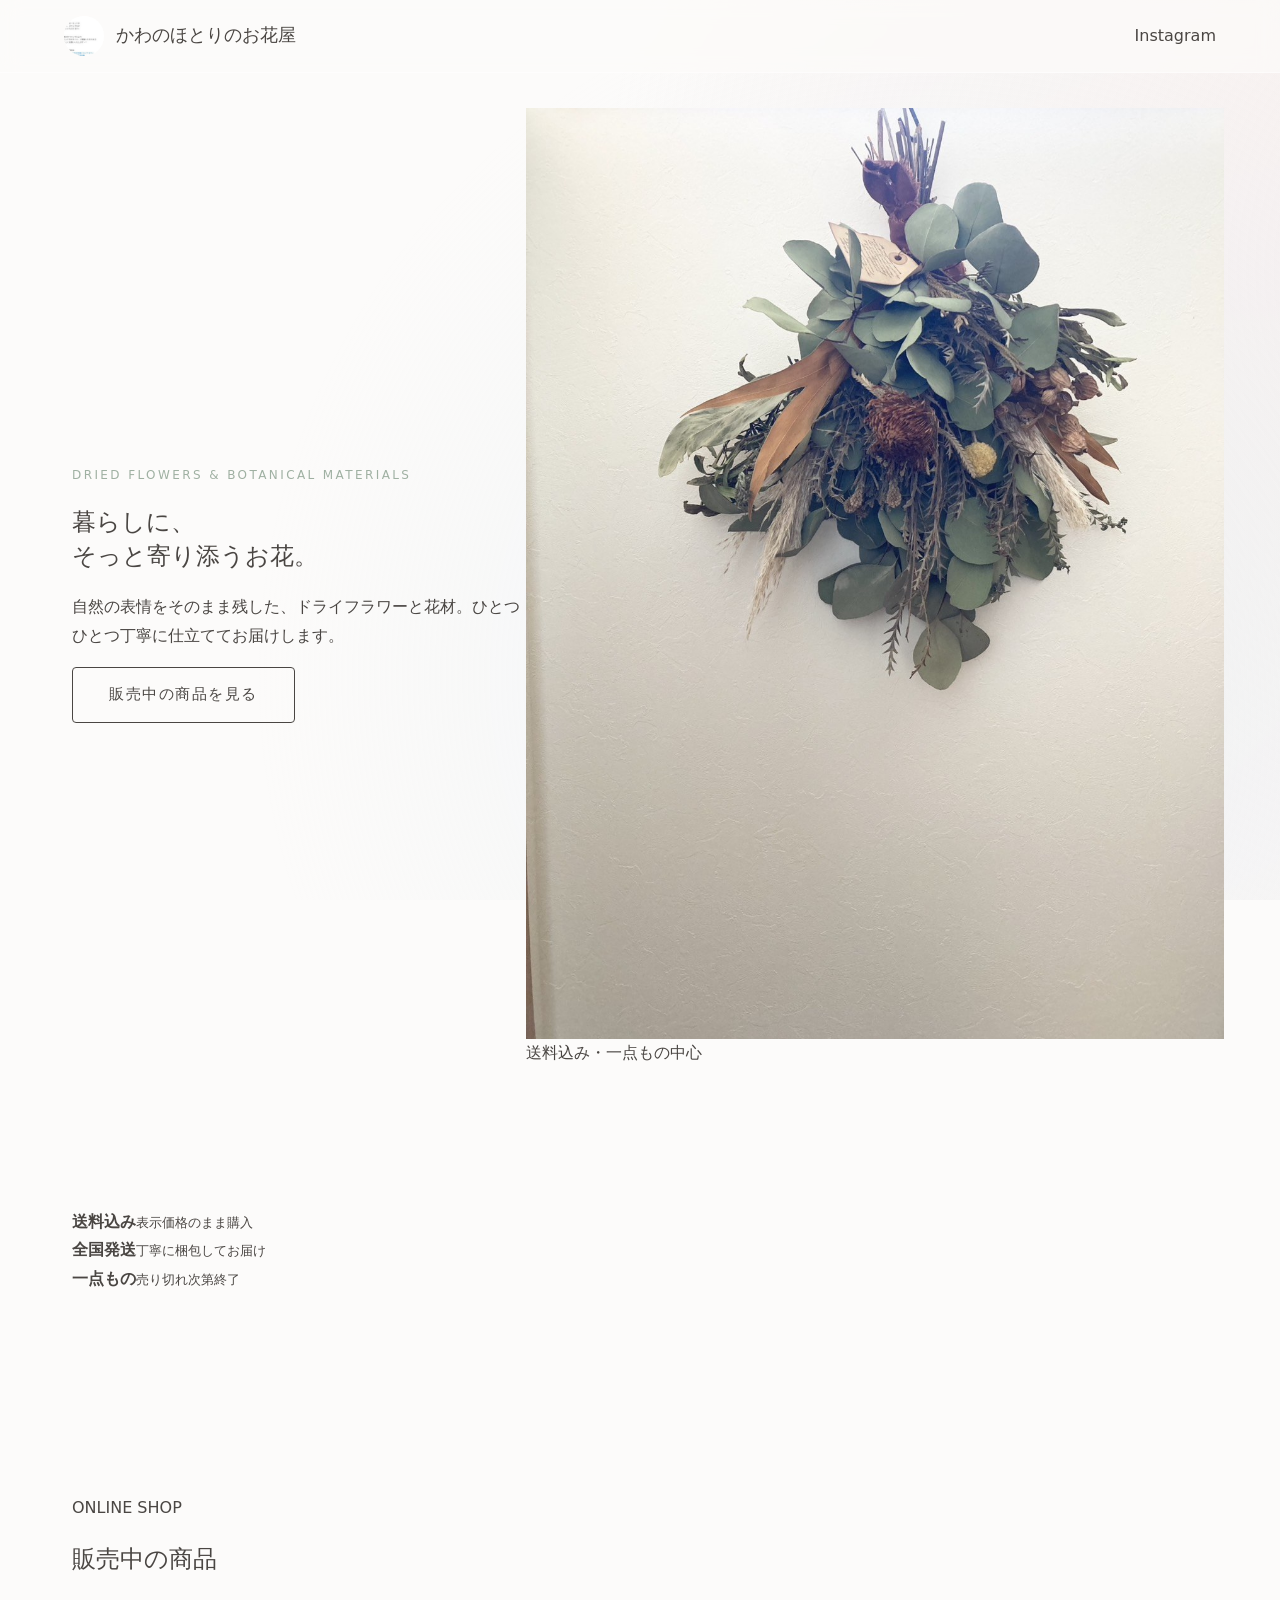
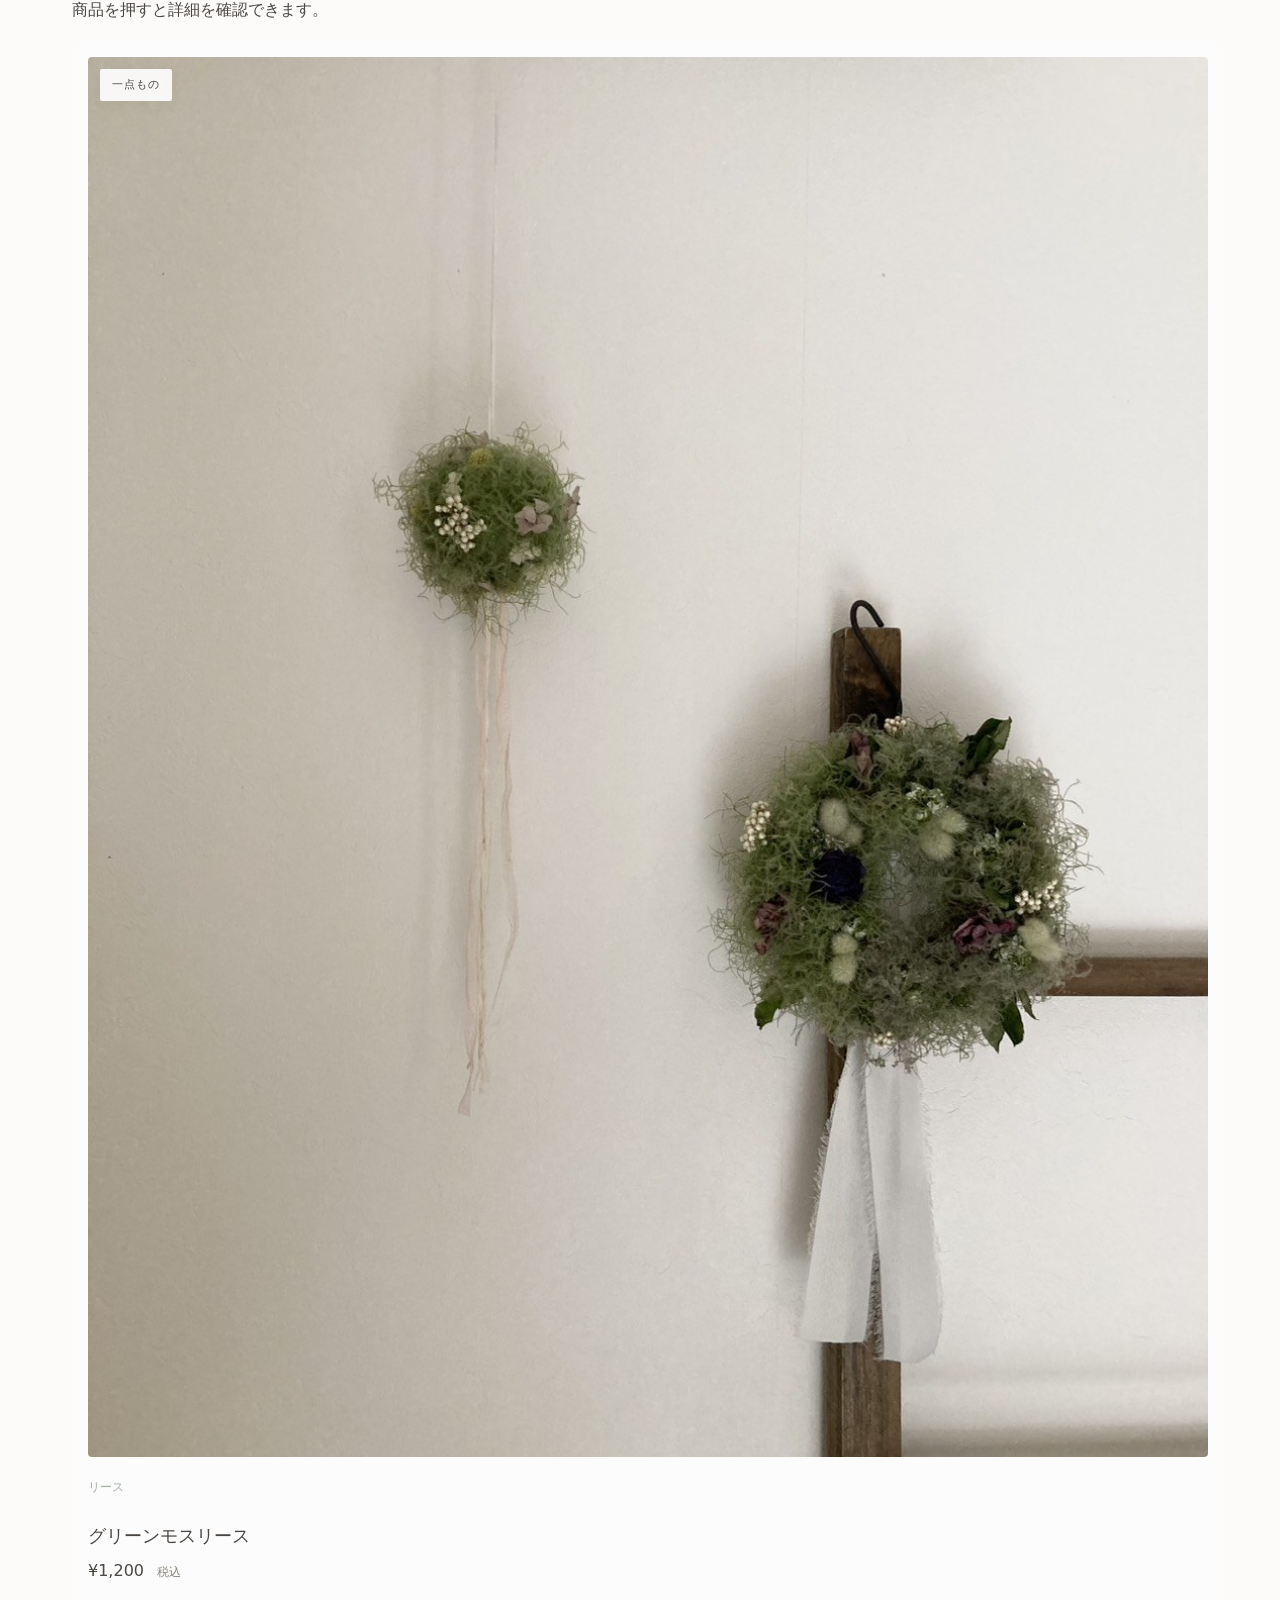
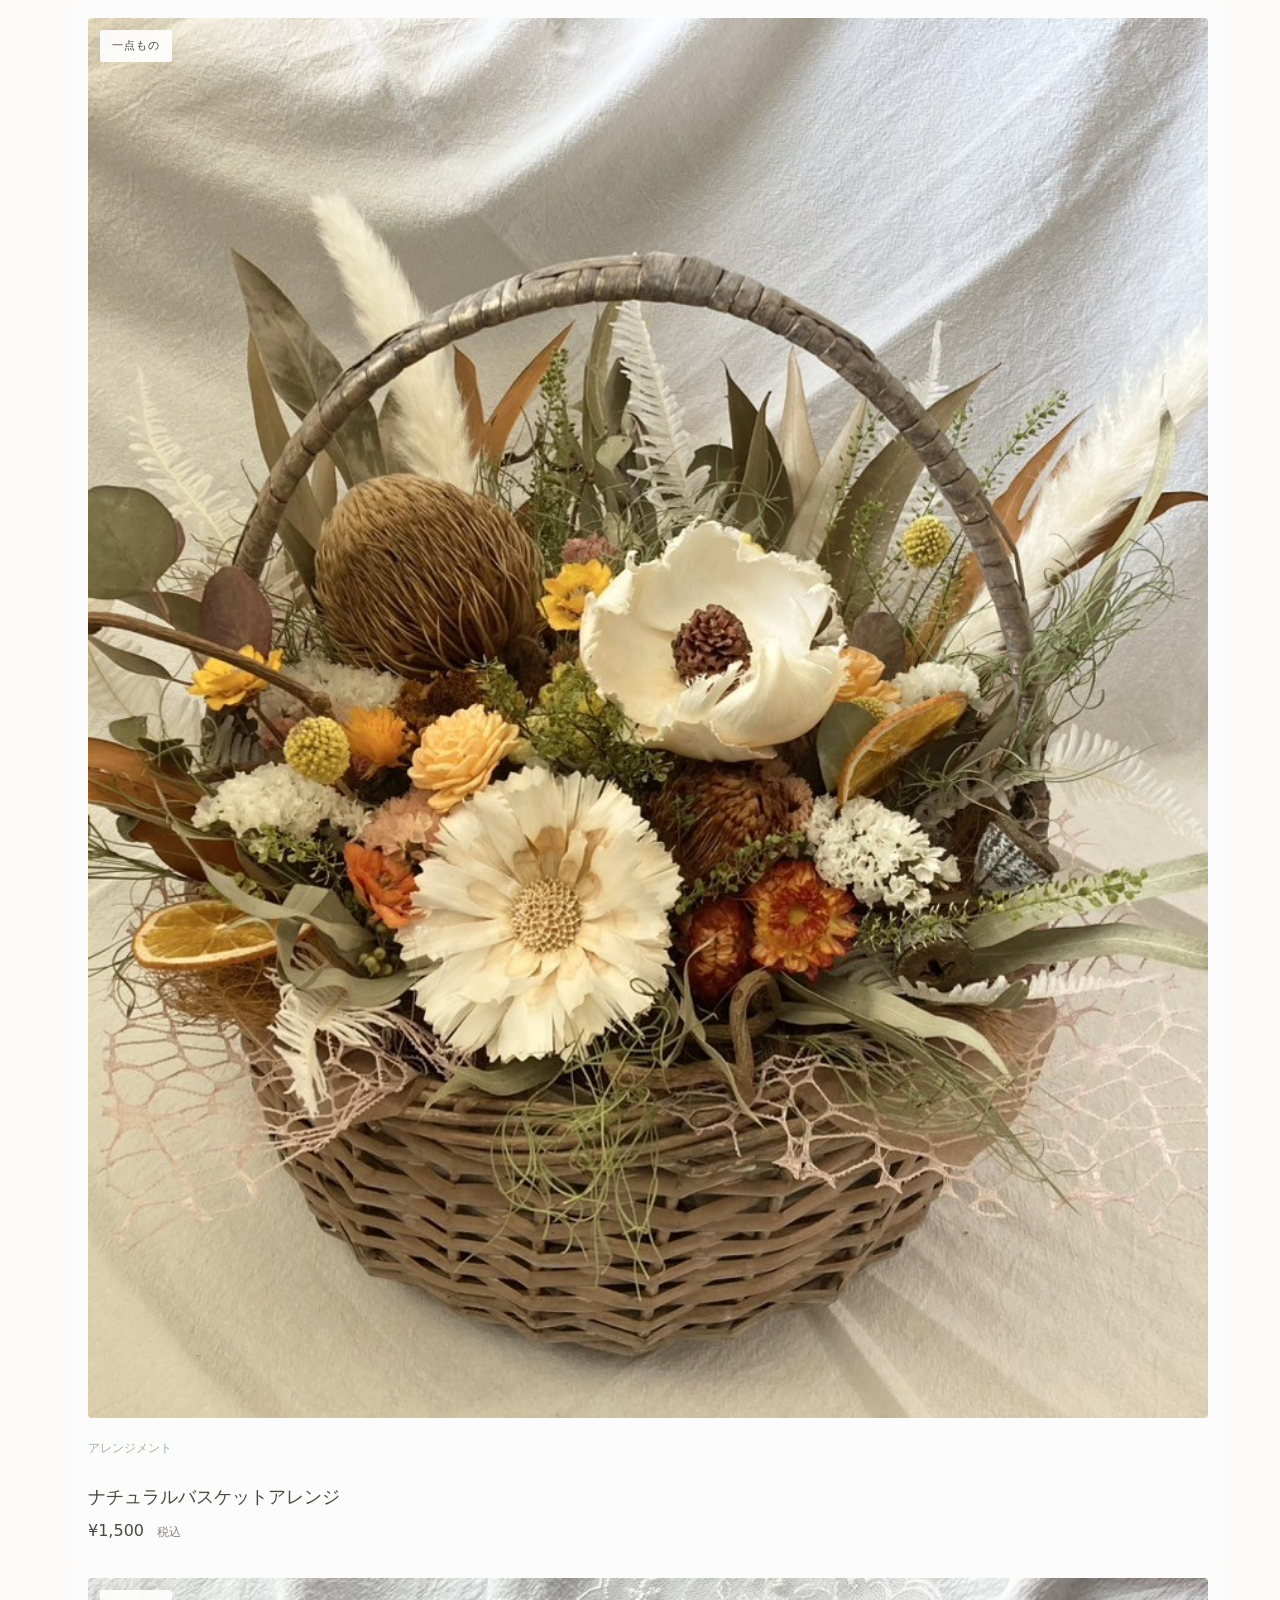
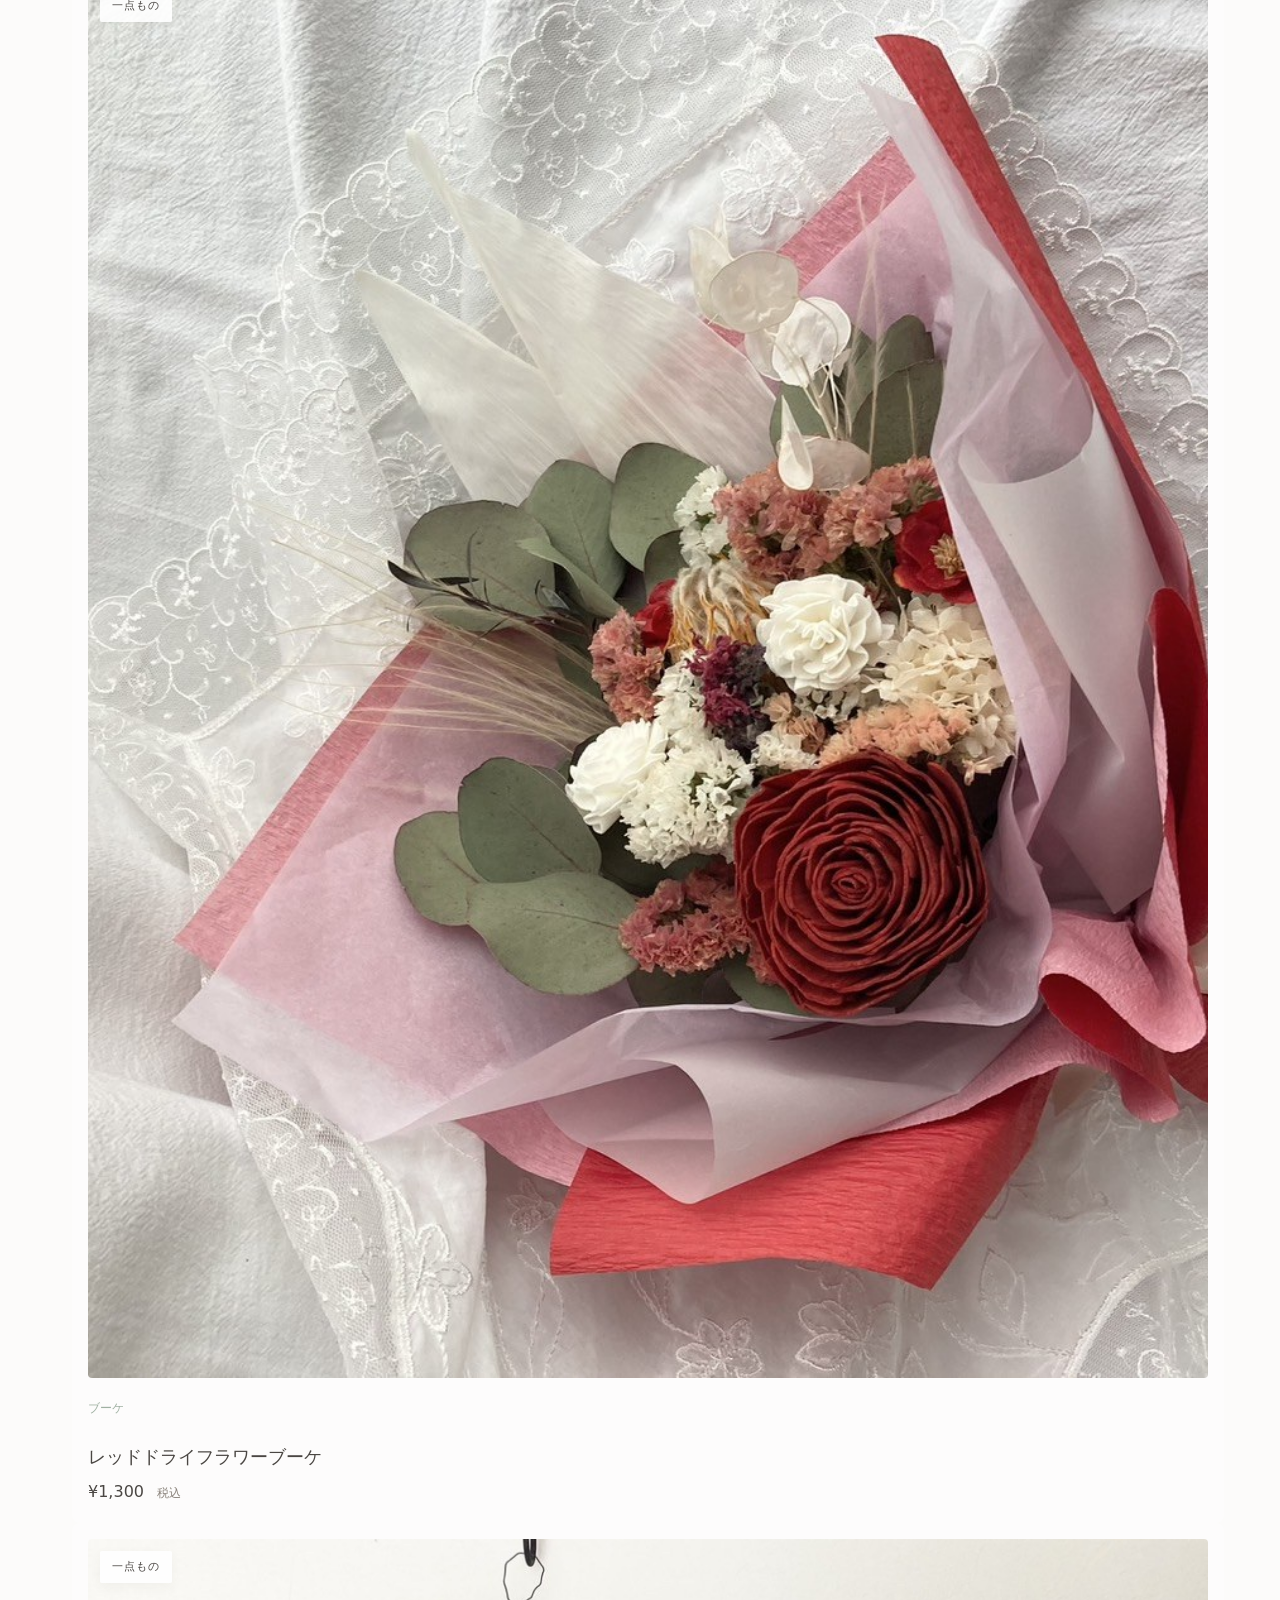
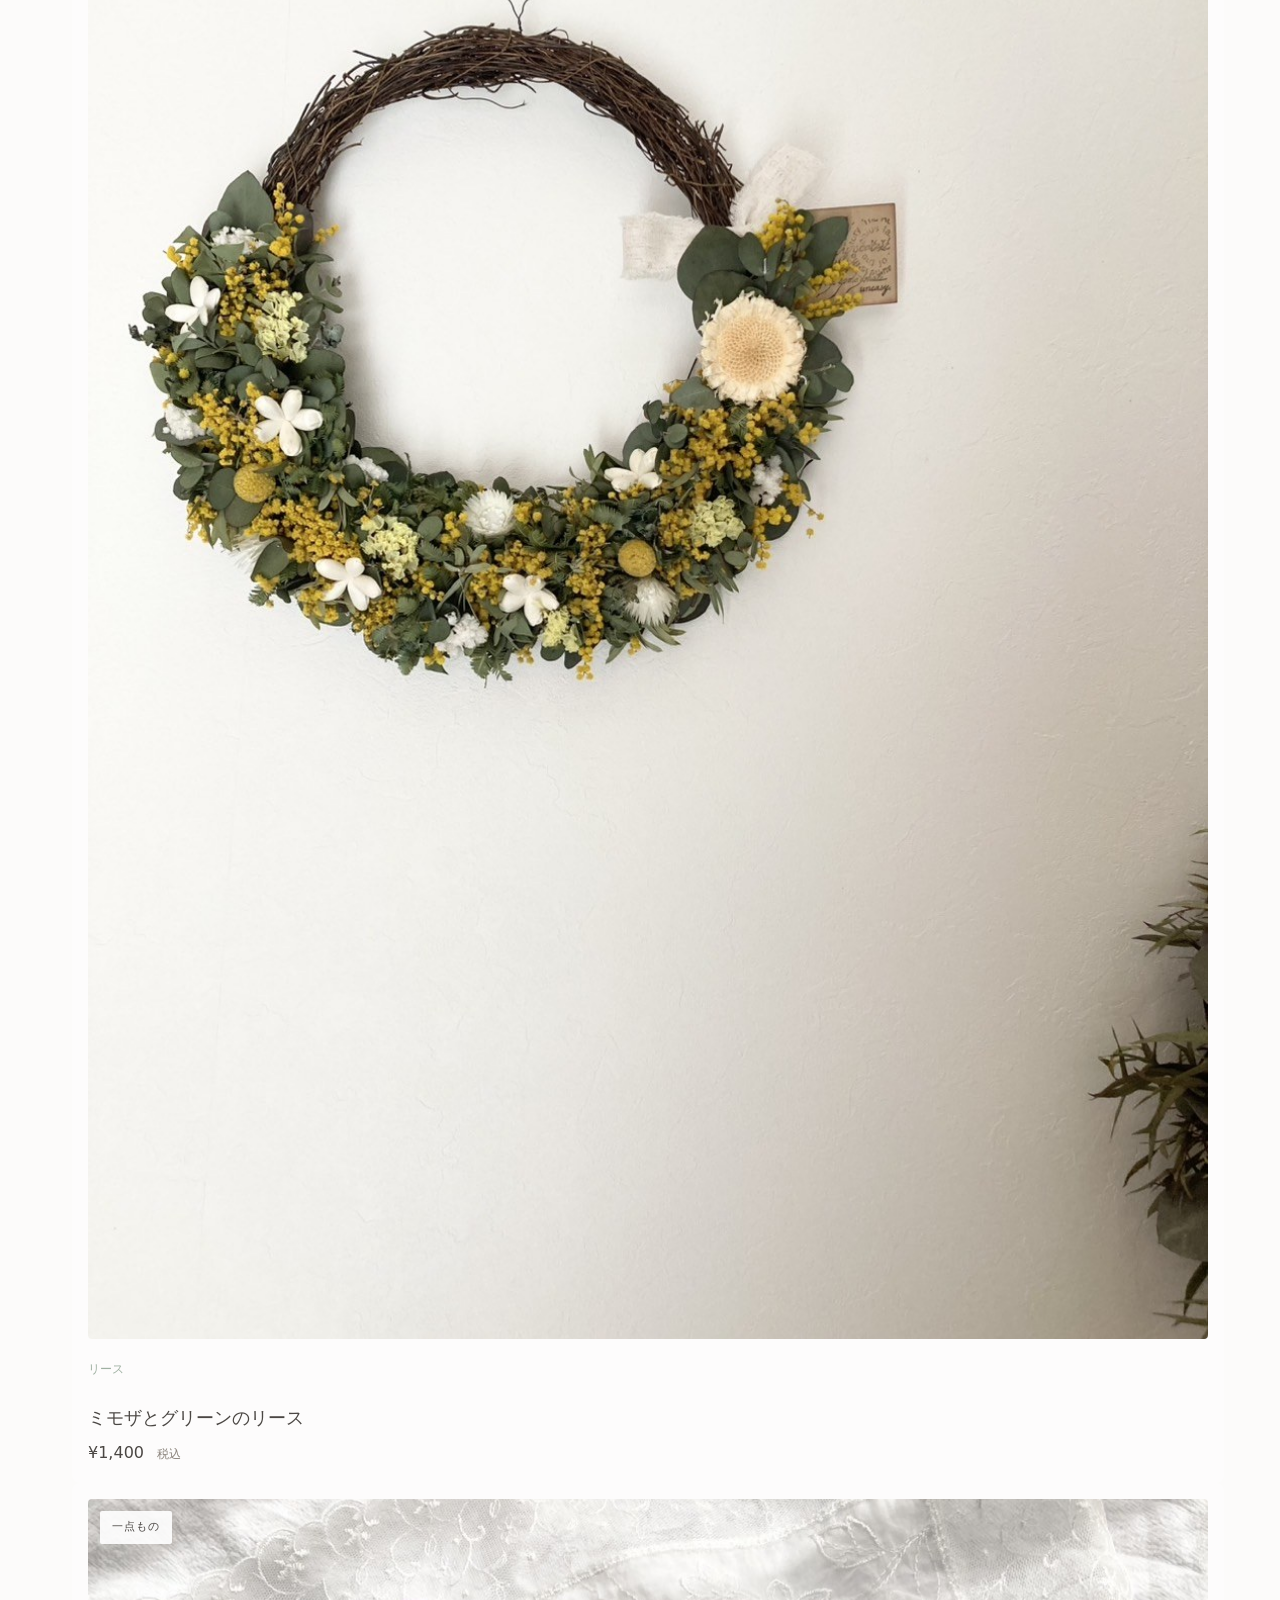
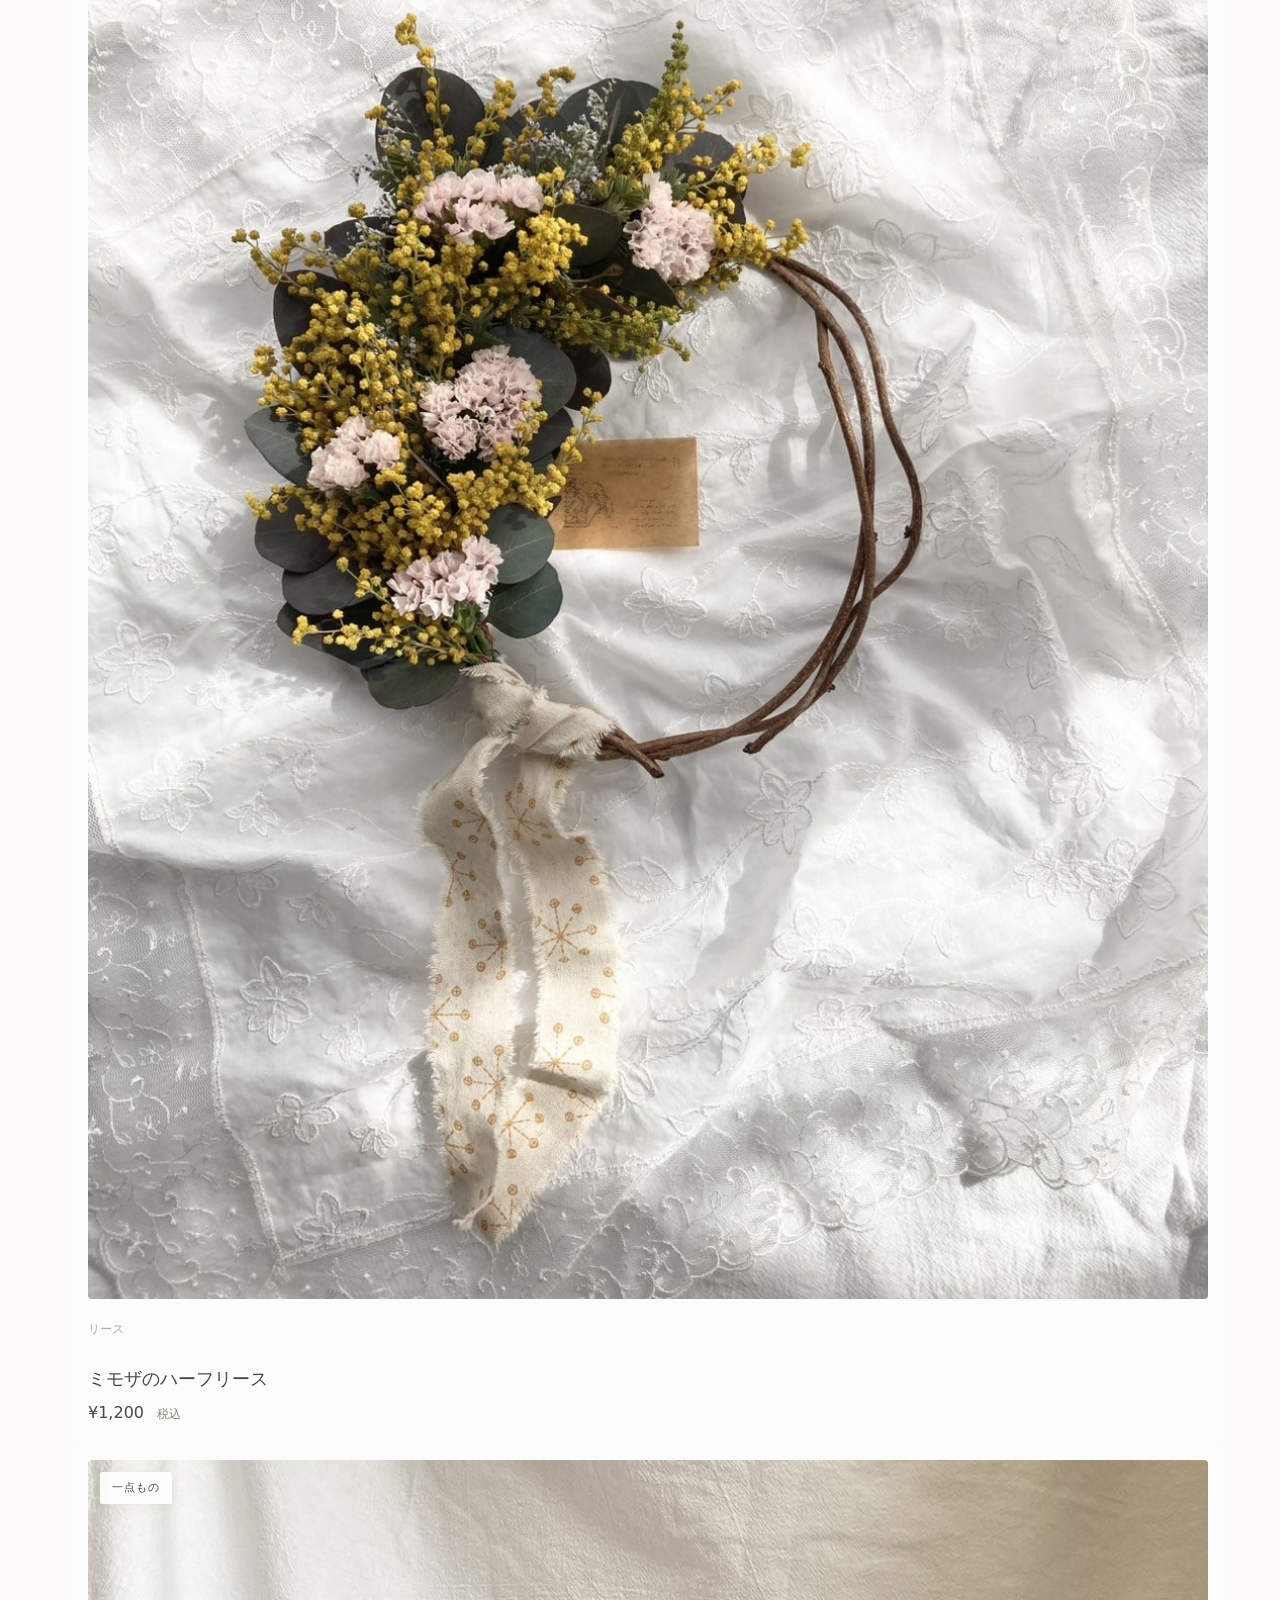
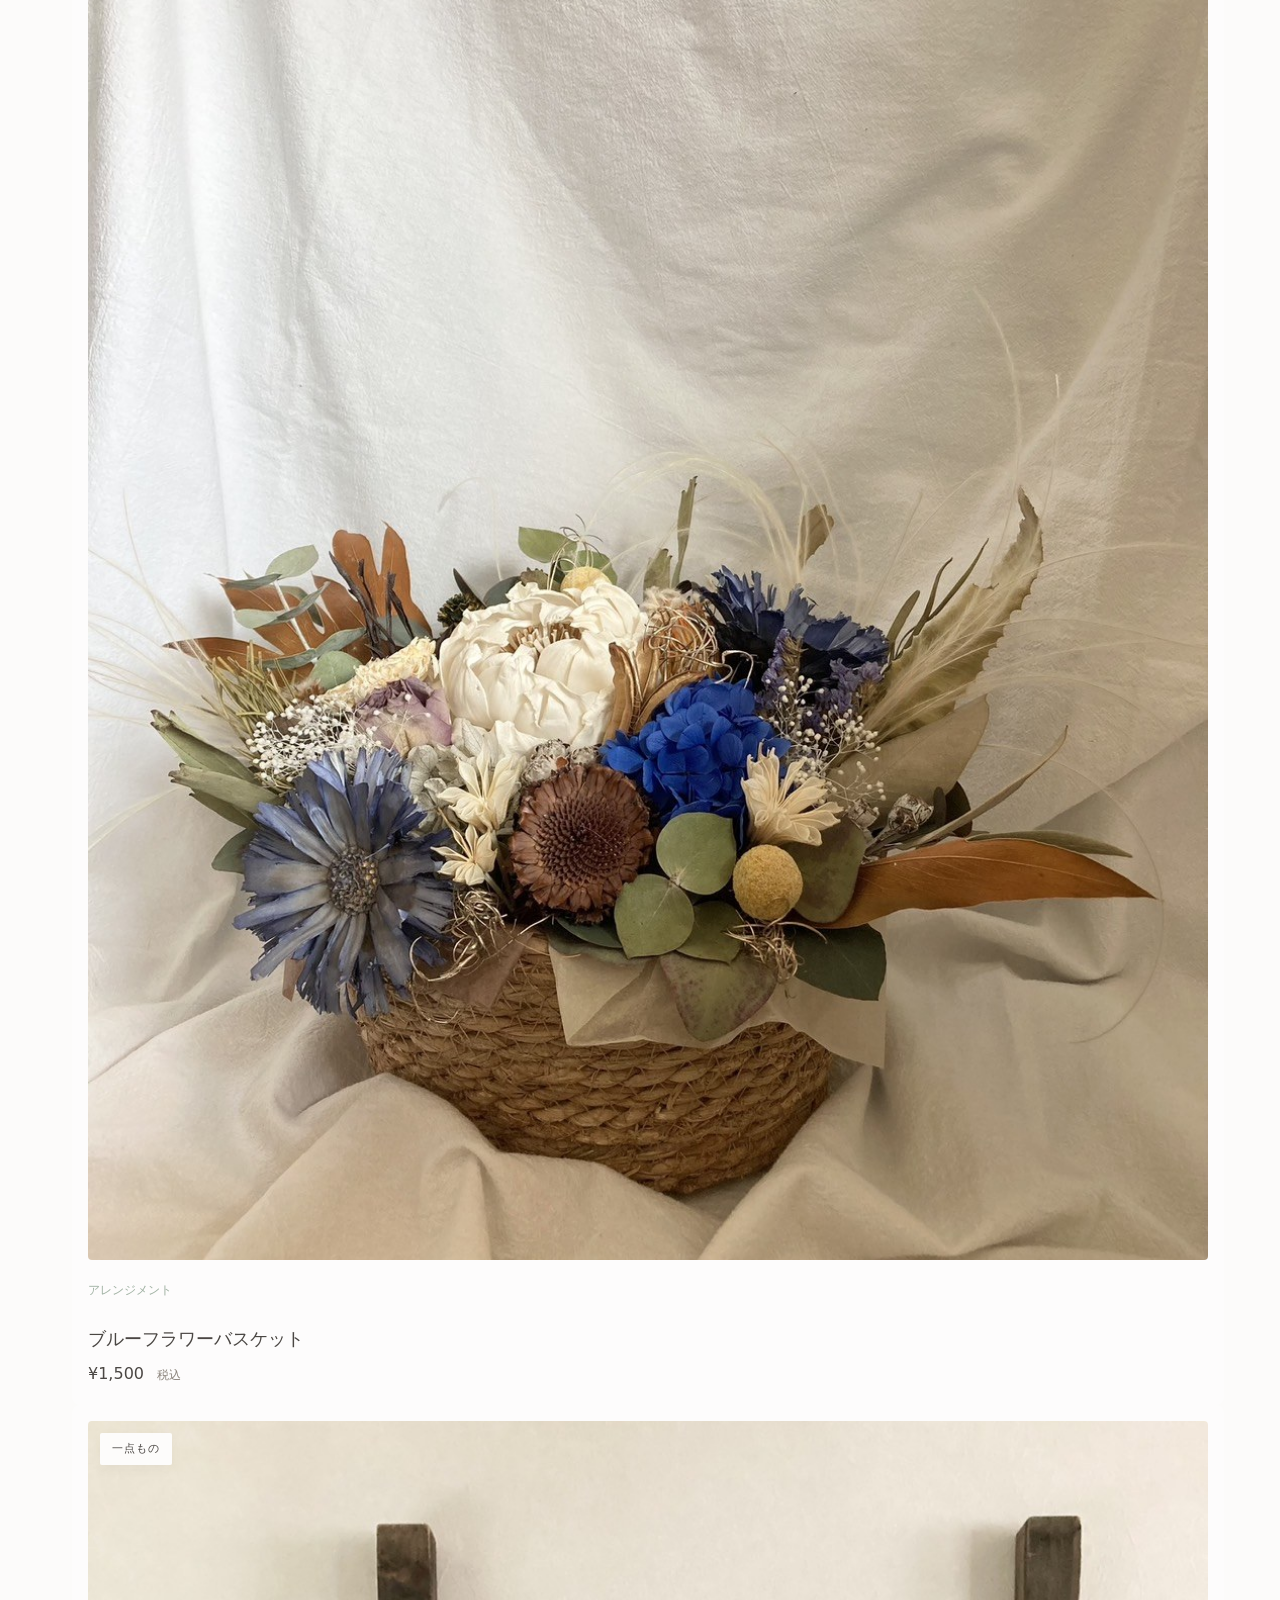
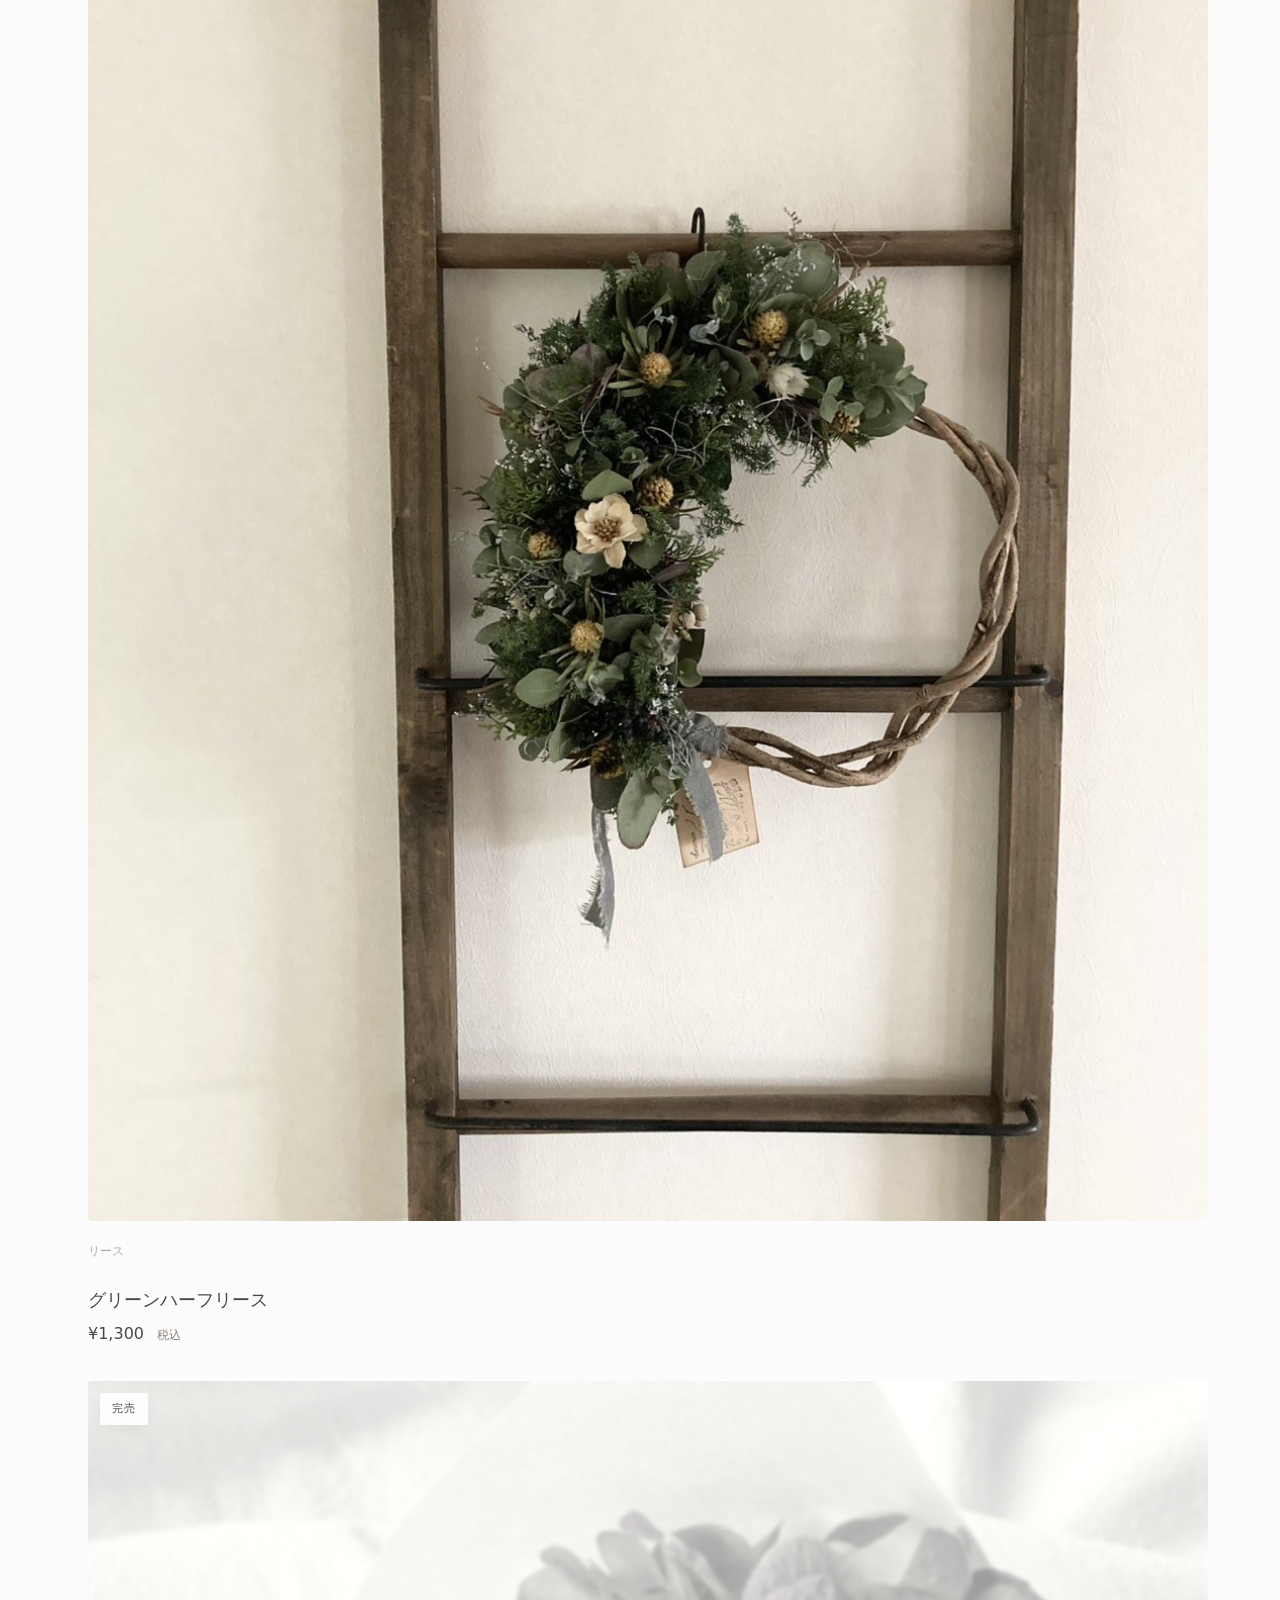
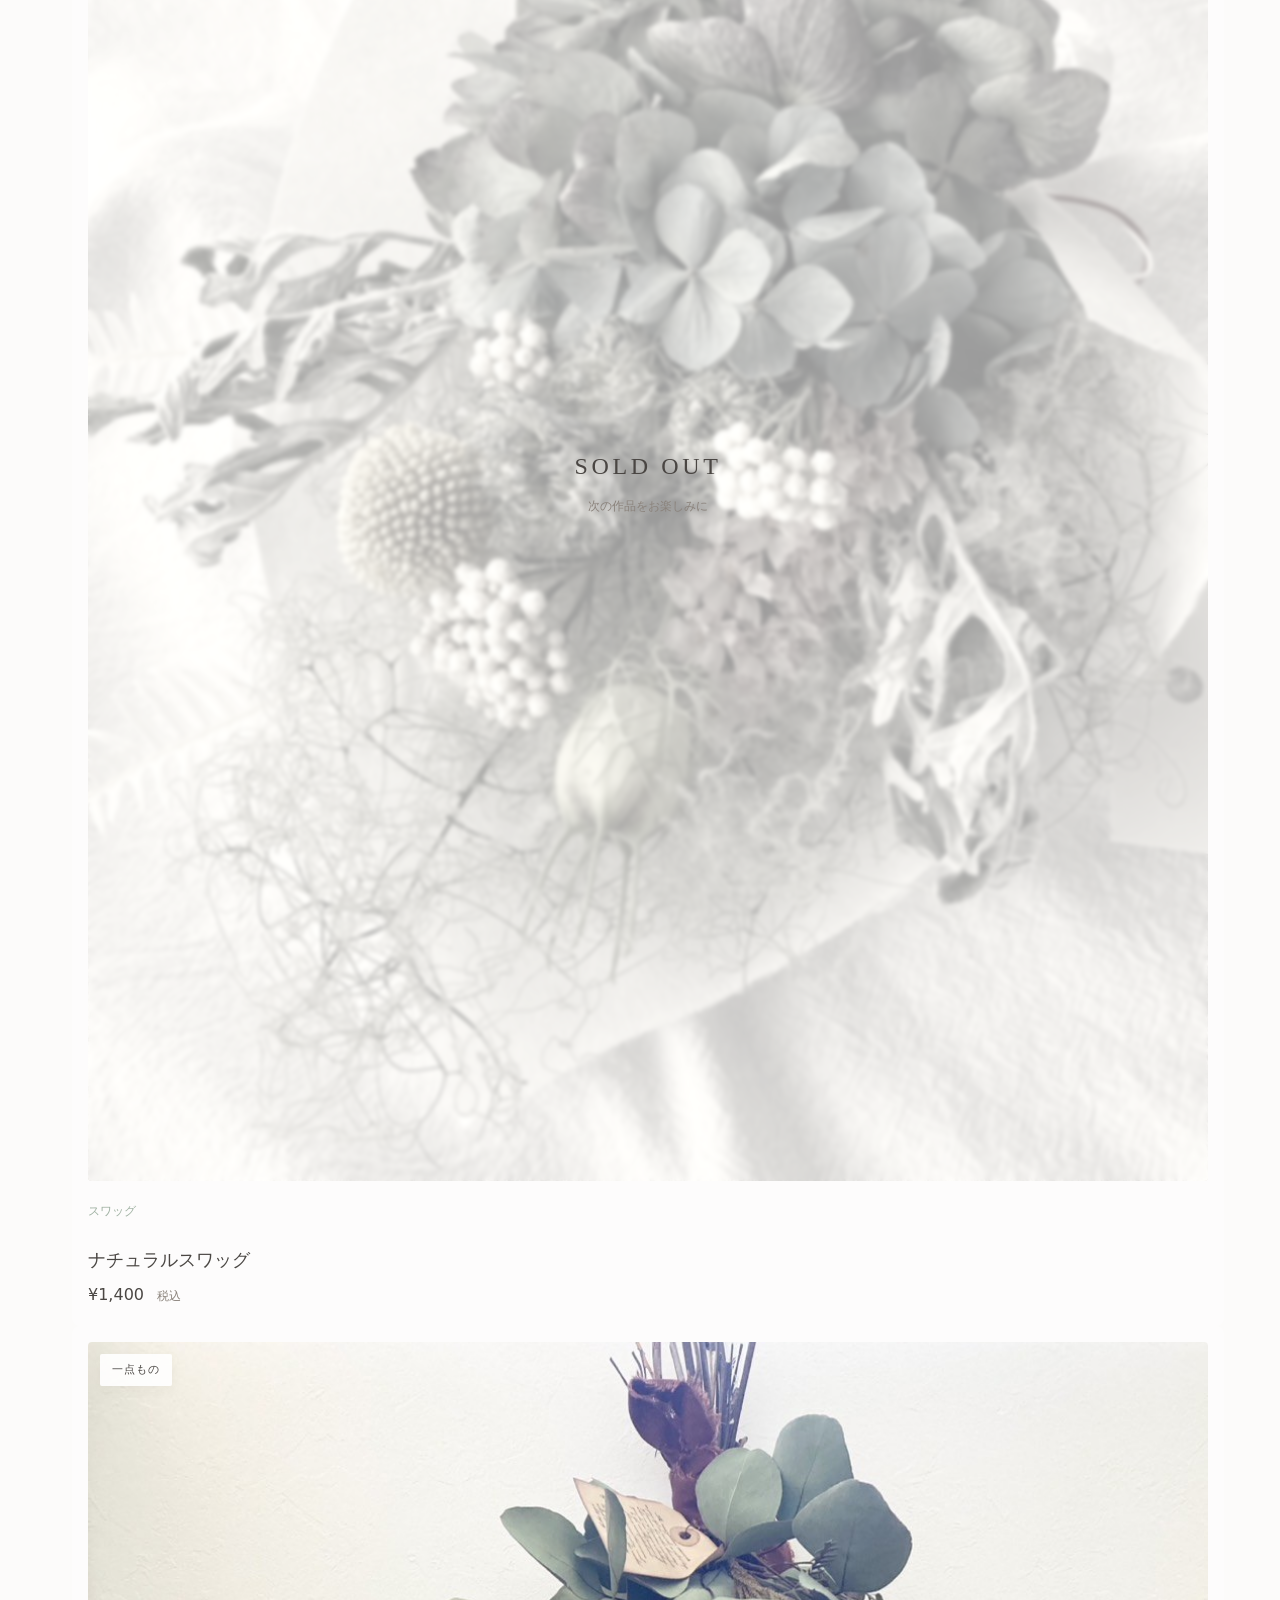
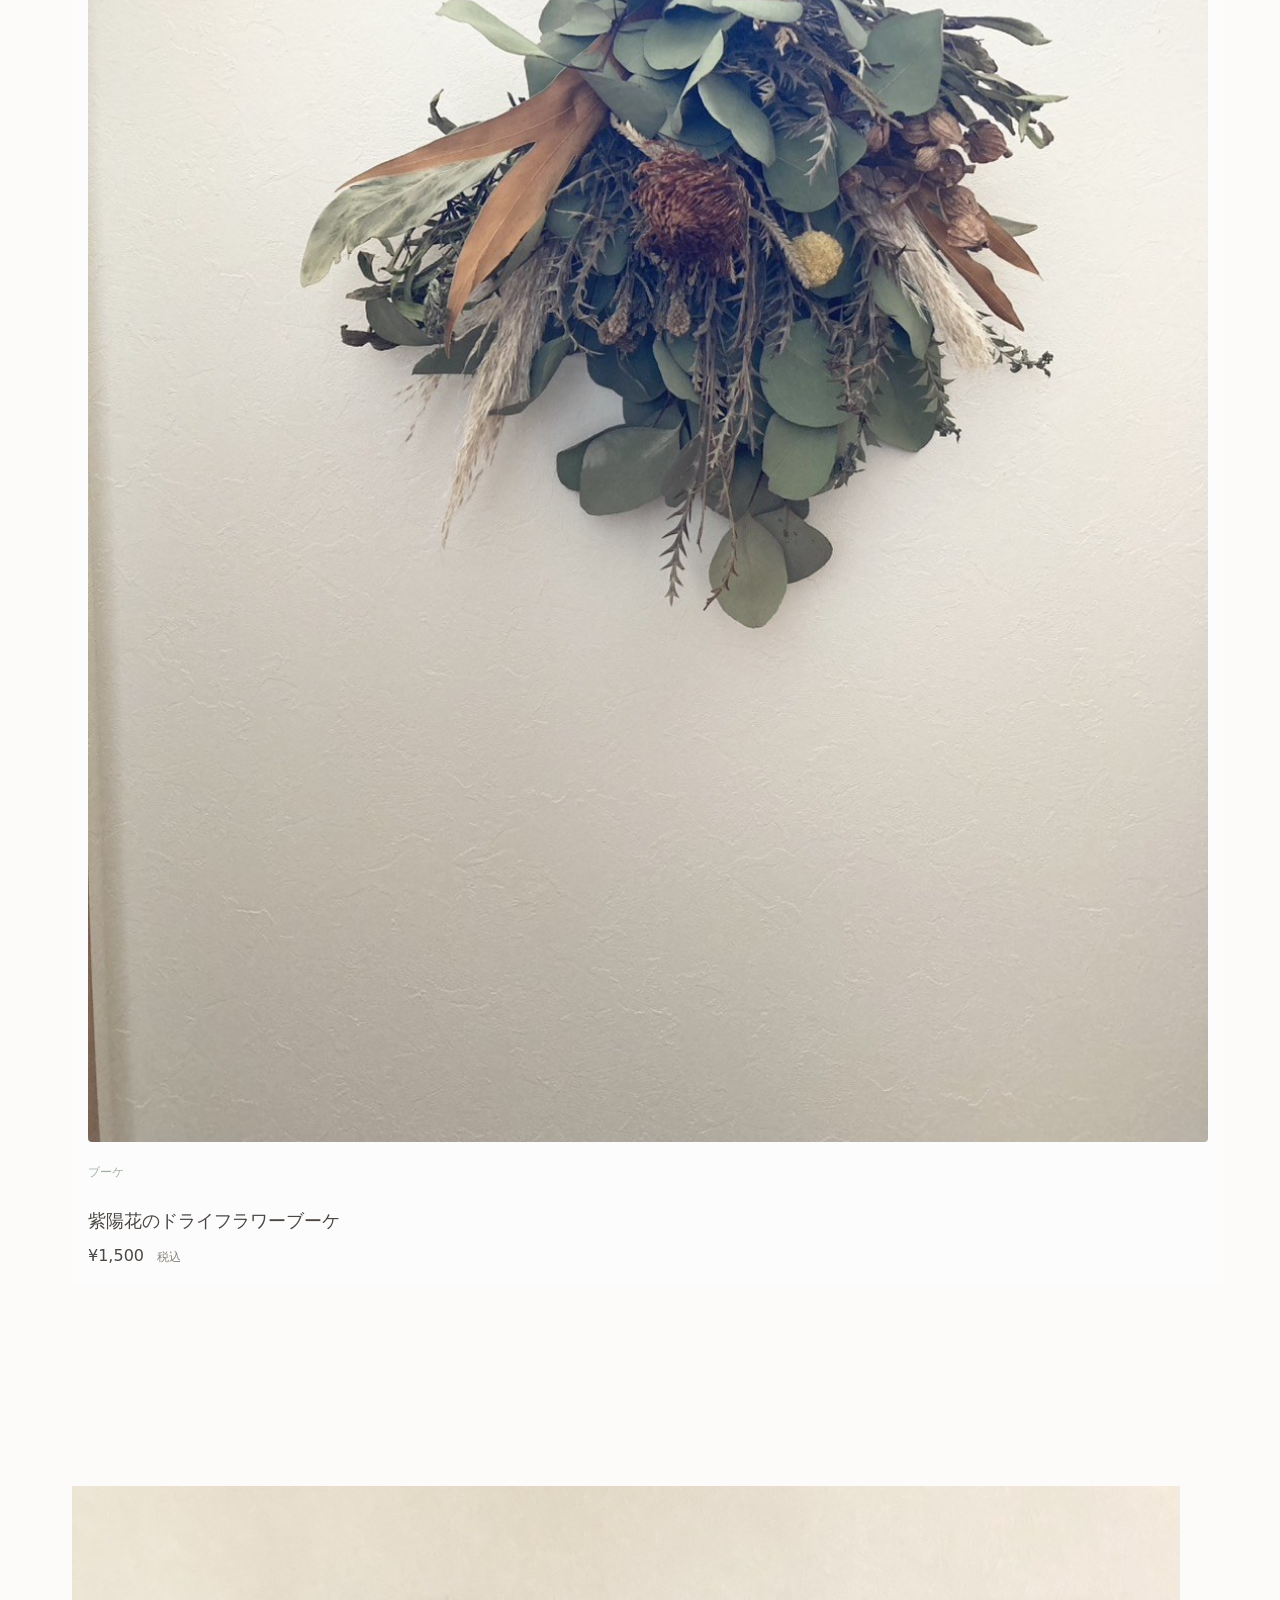
<file: index.html>
<!doctype html><html lang="ja"><head><meta charset="utf-8"><meta name="viewport" content="width=device-width,initial-scale=1"><title>かわのほとりのお花屋</title><link rel="stylesheet" href="style.css"></head><body>
<header><a href="#top" class="brand"><img src="logo.jpg" alt="かわのほとりのお花屋"><span>かわのほとりのお花屋</span></a><a class="insta" href="https://www.instagram.com/kawano.hotorino.ohanaya/" target="_blank">Instagram</a></header>
<main id="top">
<section class="hero"><div><p class="kicker">DRIED FLOWERS & BOTANICAL MATERIALS</p><h1>暮らしに、<br>そっと寄り添うお花。</h1><p class="lead">自然の表情をそのまま残した、ドライフラワーと花材。ひとつひとつ丁寧に仕立ててお届けします。</p><a class="btn" href="#products">販売中の商品を見る</a></div><div class="hero-art"><img src="hero.jpg" alt="紫陽花のドライフラワーブーケ"><span>送料込み・一点もの中心</span></div></section>
<section class="points"><div><b>送料込み</b><small>表示価格のまま購入</small></div><div><b>全国発送</b><small>丁寧に梱包してお届け</small></div><div><b>一点もの</b><small>売り切れ次第終了</small></div></section>
<section class="shop" id="products"><div class="heading"><span>ONLINE SHOP</span><h2>販売中の商品</h2><p>商品を押すと詳細を確認できます。</p></div><div id="grid" class="grid"></div></section>
<section class="about"><img src="product7.jpg" alt="お花屋さんの作品"><div><p class="kicker">ABOUT</p><h2>かわのほとりのお花屋</h2><p>自然の中で育ったお花を、暮らしに取り入れやすいドライフラワーや花材にしてお届けしています。</p><p>素材の色合いや形には、ひとつずつ個性があります。自然素材ならではの表情をお楽しみください。</p></div></section>
<section class="guide"><div class="heading"><span>SHOPPING GUIDE</span><h2>ご購入前に</h2></div><details open><summary>発送について</summary><p>商品はやさしく押さえて梱包します。</p></details><details><summary>自然素材について</summary><p>配送中に花や葉が多少落ちる場合があります。</p></details><details><summary>キャンセル・返品について</summary><p>ご注文確定後のお客様都合によるキャンセル、返品、交換は受け付けておりません。商品違い、または到着時に著しい破損がある場合は、到着後3日以内に写真を添えてご連絡ください。</p></details></section>
<section class="cta"><p>新作や制作の様子はInstagramで更新しています。</p><a class="btn" href="https://www.instagram.com/kawano.hotorino.ohanaya/" target="_blank">Instagramを見る</a></section>
</main>
<footer>© かわのほとりのお花屋</footer>
<dialog id="dlg"><button class="x" onclick="dlg.close()">×</button><img id="dimg" alt=""><div class="dialog-body"><p id="dcat" class="kicker"></p><h2 id="dname"></h2><p id="dprice" class="price"></p><p id="ddesc"></p><ul id="ddetails"></ul><a id="dbuy" class="btn full" href="#">購入手続きへ</a><p id="dnote"></p></div></dialog>
<script src="script.js"></script></body></html>
</file>
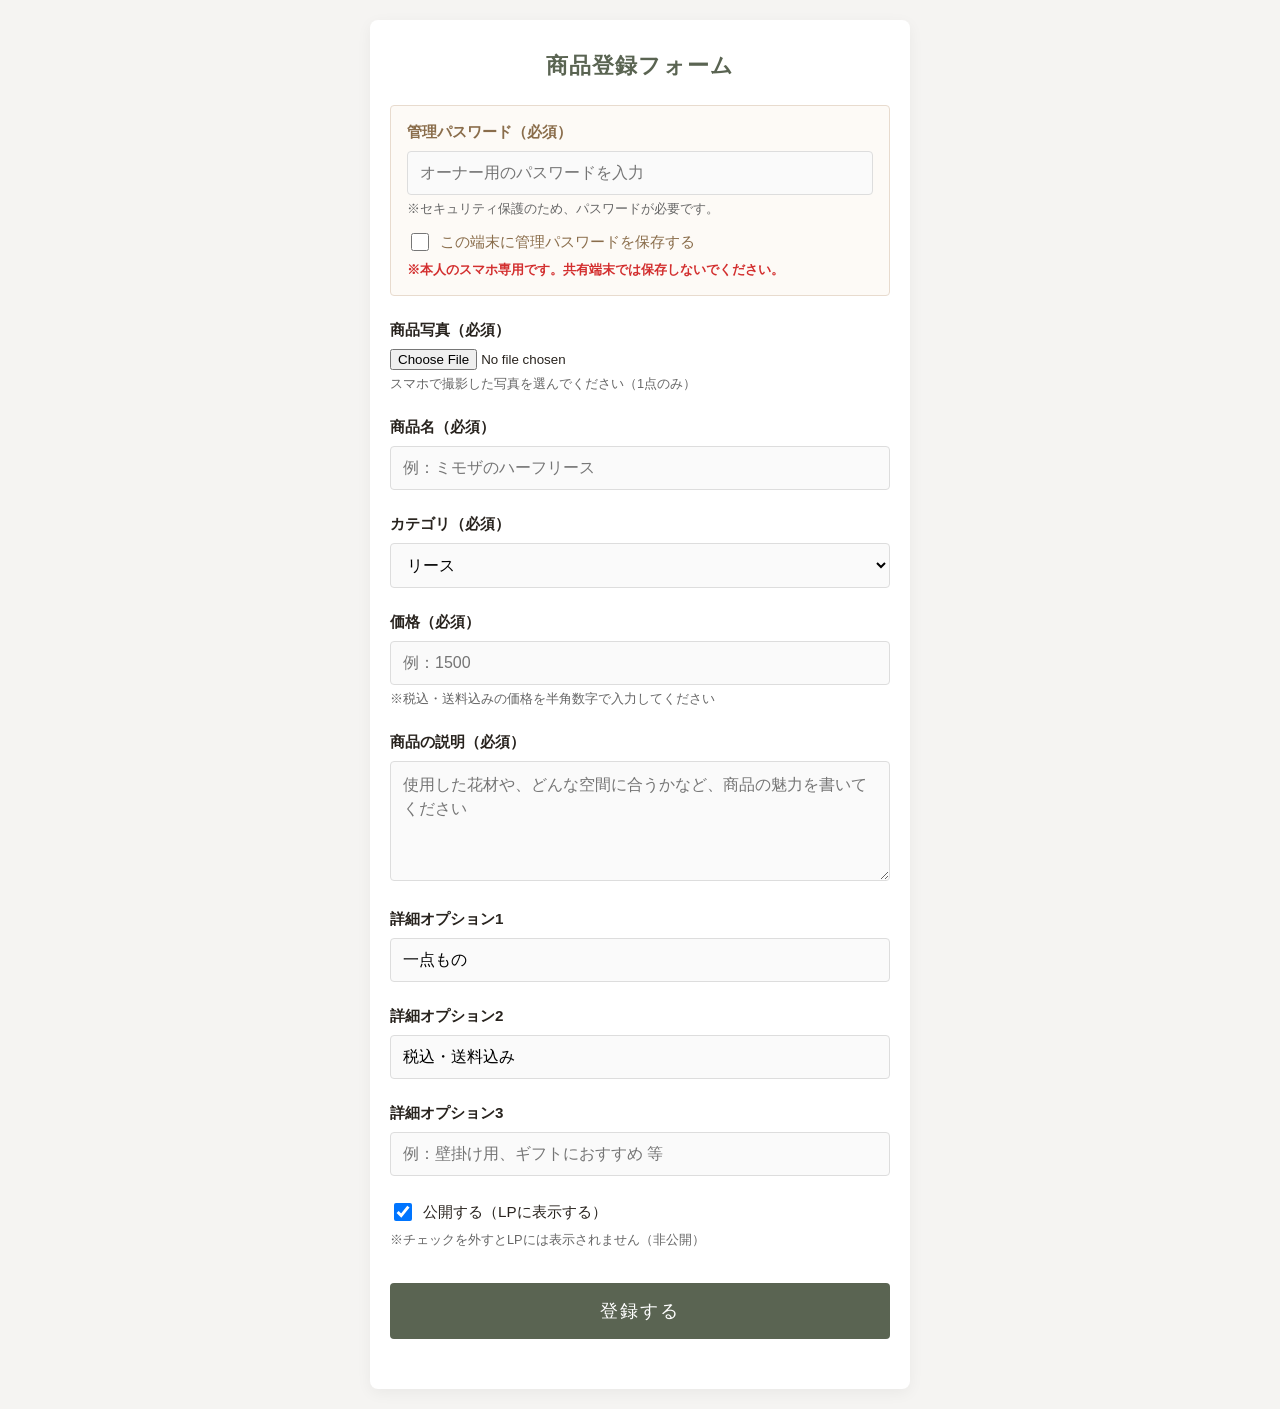
<file: gas_setup/Index.html>
<!DOCTYPE html>
<html>
<head>
  <base target="_top">
  <meta name="viewport" content="width=device-width, initial-scale=1">
  <style>
    body { font-family: 'Helvetica Neue', Arial, sans-serif; background-color: #f5f4f2; padding: 20px 10px; color: #28231e; margin: 0; }
    .container { max-width: 500px; margin: 0 auto; background: #fff; padding: 30px 20px; border-radius: 8px; box-shadow: 0 4px 15px rgba(0,0,0,0.05); }
    h1 { font-size: 1.4rem; text-align: center; color: #5a6452; margin-top: 0; margin-bottom: 24px; letter-spacing: 0.05em; }
    .form-group { margin-bottom: 24px; }
    label { display: block; font-weight: bold; margin-bottom: 8px; font-size: 0.95rem; }
    input[type="text"], input[type="number"], input[type="password"], select, textarea {
      width: 100%; padding: 12px; border: 1px solid #ddd; border-radius: 4px; box-sizing: border-box; font-size: 1rem; background: #fafafa;
    }
    input[type="text"]:focus, input[type="number"]:focus, input[type="password"]:focus, select:focus, textarea:focus {
      outline: none; border-color: #5a6452; background: #fff;
    }
    textarea { resize: vertical; height: 120px; line-height: 1.5; }
    .help-text { font-size: 0.8rem; color: #666; margin-top: 6px; }
    .checkbox-label { font-weight: normal; display: flex; align-items: center; gap: 8px; cursor: pointer; }
    .checkbox-label input { width: 18px; height: 18px; }
    
    .security-box { background: #fdfaf6; border: 1px solid #e8dbce; padding: 16px; border-radius: 4px; margin-bottom: 24px; }
    .security-box label { color: #8a6d4b; }
    
    .btn { background: #5a6452; color: #fff; padding: 16px; width: 100%; border: none; border-radius: 4px; font-size: 1.1rem; letter-spacing: 0.1em; cursor: pointer; transition: 0.3s; margin-top: 10px; }
    .btn:hover { background: #4a5442; }
    .btn:disabled { background: #ccc; cursor: not-allowed; }
    
    #message { margin-top: 20px; text-align: center; font-weight: bold; line-height: 1.5; }
    .success { color: #5a6452; background: #eaf1e3; padding: 10px; border-radius: 4px; }
    .error { color: #d32f2f; background: #ffebee; padding: 10px; border-radius: 4px; }
  </style>
</head>
<body>
  <div class="container">
    <h1>商品登録フォーム</h1>
    <form id="productForm" onsubmit="submitForm(event)">
      
      <div class="security-box">
        <div class="form-group" style="margin-bottom: 12px;">
          <label>管理パスワード（必須）</label>
          <input type="password" id="adminToken" name="adminToken" placeholder="オーナー用のパスワードを入力" required>
          <div class="help-text">※セキュリティ保護のため、パスワードが必要です。</div>
        </div>
        <div class="form-group" style="margin-bottom: 0;">
          <label class="checkbox-label">
            <input type="checkbox" id="savePassword" name="savePassword">
            <span>この端末に管理パスワードを保存する</span>
          </label>
          <div class="help-text" style="color: #d32f2f; font-weight: bold;">※本人のスマホ専用です。共有端末では保存しないでください。</div>
        </div>
      </div>

      <div class="form-group">
        <label>商品写真（必須）</label>
        <input type="file" name="imageFile" accept="image/*" required>
        <div class="help-text">スマホで撮影した写真を選んでください（1点のみ）</div>
      </div>

      <div class="form-group">
        <label>商品名（必須）</label>
        <input type="text" name="productName" placeholder="例：ミモザのハーフリース" required>
      </div>

      <div class="form-group">
        <label>カテゴリ（必須）</label>
        <select name="category" required>
          <option value="リース">リース</option>
          <option value="ブーケ">ブーケ</option>
          <option value="スワッグ">スワッグ</option>
          <option value="アレンジメント">アレンジメント</option>
        </select>
      </div>

      <div class="form-group">
        <label>価格（必須）</label>
        <input type="number" name="price" placeholder="例：1500" required>
        <div class="help-text">※税込・送料込みの価格を半角数字で入力してください</div>
      </div>

      <div class="form-group">
        <label>商品の説明（必須）</label>
        <textarea name="description" placeholder="使用した花材や、どんな空間に合うかなど、商品の魅力を書いてください" required></textarea>
      </div>

      <div class="form-group">
        <label>詳細オプション1</label>
        <input type="text" name="detail1" value="一点もの">
      </div>

      <div class="form-group">
        <label>詳細オプション2</label>
        <input type="text" name="detail2" value="税込・送料込み">
      </div>

      <div class="form-group">
        <label>詳細オプション3</label>
        <input type="text" name="detail3" placeholder="例：壁掛け用、ギフトにおすすめ 等">
      </div>

      <div class="form-group">
        <label class="checkbox-label">
          <input type="checkbox" name="isVisible" value="true" checked>
          <span>公開する（LPに表示する）</span>
        </label>
        <div class="help-text">※チェックを外すとLPには表示されません（非公開）</div>
      </div>

      <button type="submit" id="submitBtn" class="btn">登録する</button>
      <div id="message"></div>
    </form>
  </div>

  <script>
    // ページ読み込み時にlocalStorageを確認し、保存されていれば自動入力する
    document.addEventListener("DOMContentLoaded", function() {
      const savedToken = localStorage.getItem('adminToken');
      if (savedToken) {
        document.getElementById('adminToken').value = savedToken;
        document.getElementById('savePassword').checked = true;
      }
    });

    function submitForm(event) {
      event.preventDefault();
      
      const form = document.getElementById('productForm');
      const btn = document.getElementById('submitBtn');
      const msg = document.getElementById('message');
      
      const adminTokenValue = document.getElementById('adminToken').value;
      const savePasswordChecked = document.getElementById('savePassword').checked;
      
      // 送信時にチェック状態に応じてlocalStorageを保存・削除
      if (savePasswordChecked) {
        localStorage.setItem('adminToken', adminTokenValue);
      } else {
        localStorage.removeItem('adminToken');
      }
      
      btn.disabled = true;
      btn.textContent = "画像をアップロード中...";
      msg.textContent = "";
      msg.className = "";

      // フォームデータを取得
      const formData = new FormData(form);

      // GASの関数 'registerProduct' を呼び出し
      google.script.run
        .withSuccessHandler(function(response) {
          btn.disabled = false;
          btn.textContent = "登録する";
          if (response.success) {
            msg.textContent = response.message;
            msg.className = "success";
            
            form.reset(); 
            
            // 成功後フォームがリセットされても、保存設定がONならパスワードとチェックを復元する
            if (savePasswordChecked) {
              document.getElementById('adminToken').value = adminTokenValue;
              document.getElementById('savePassword').checked = true;
            }
          } else {
            msg.textContent = response.message;
            msg.className = "error";
          }
        })
        .withFailureHandler(function(error) {
          btn.disabled = false;
          btn.textContent = "登録する";
          msg.textContent = "通信エラーが発生しました: " + error.message;
          msg.className = "error";
        })
        .registerProduct(form);
    }
  </script>
</body>
</html>
</file>
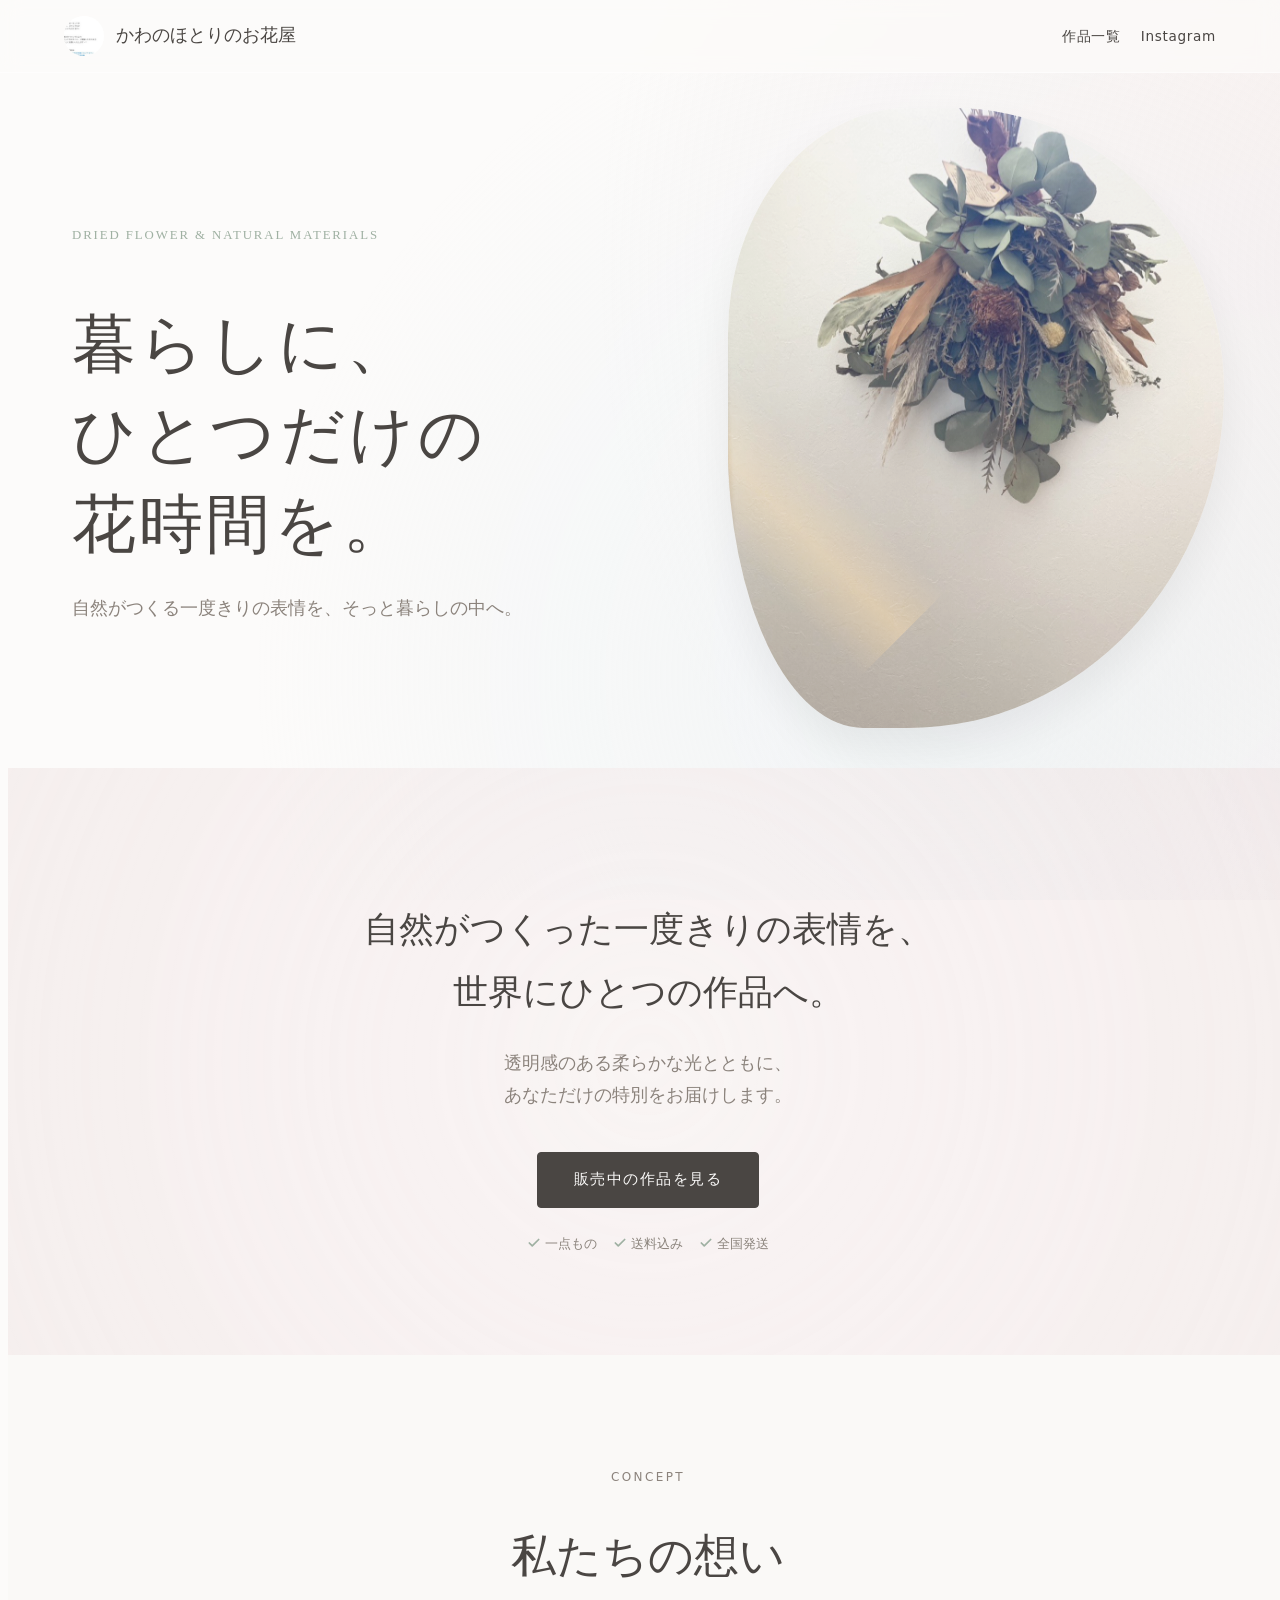
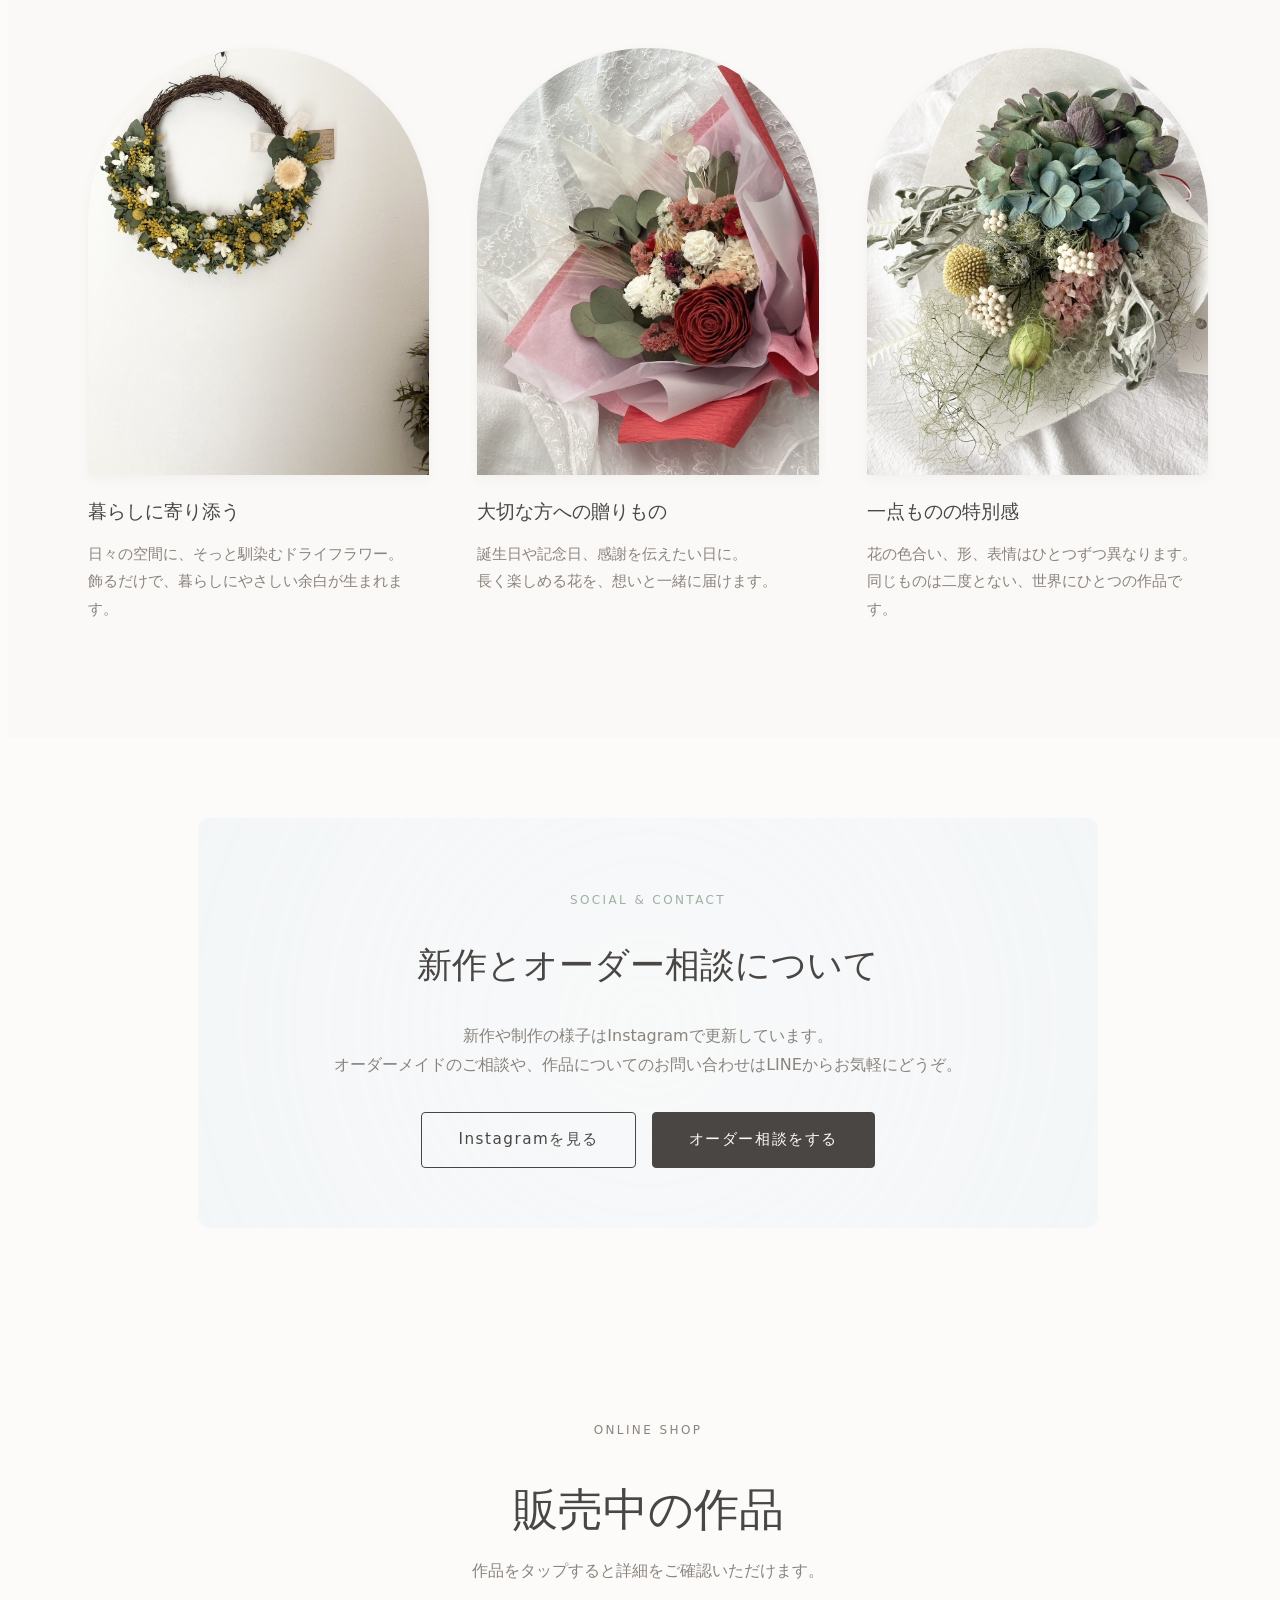
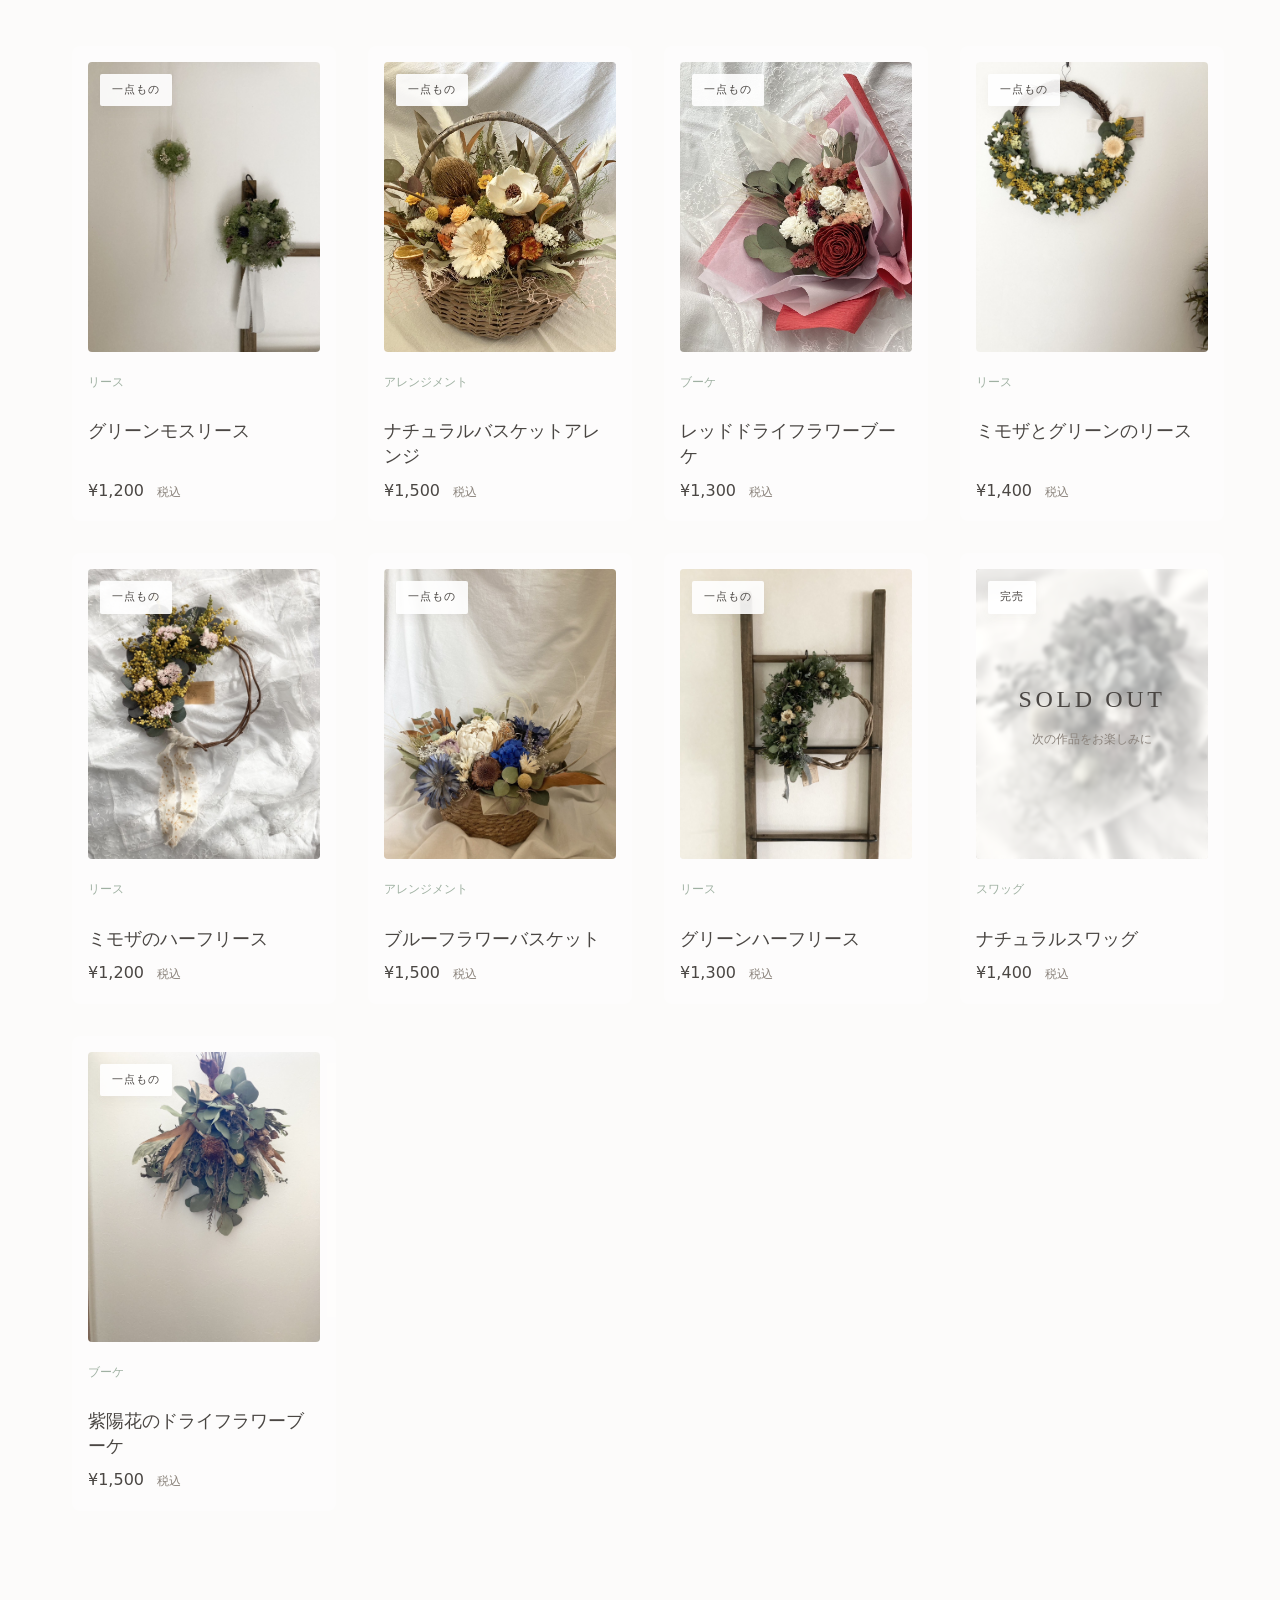
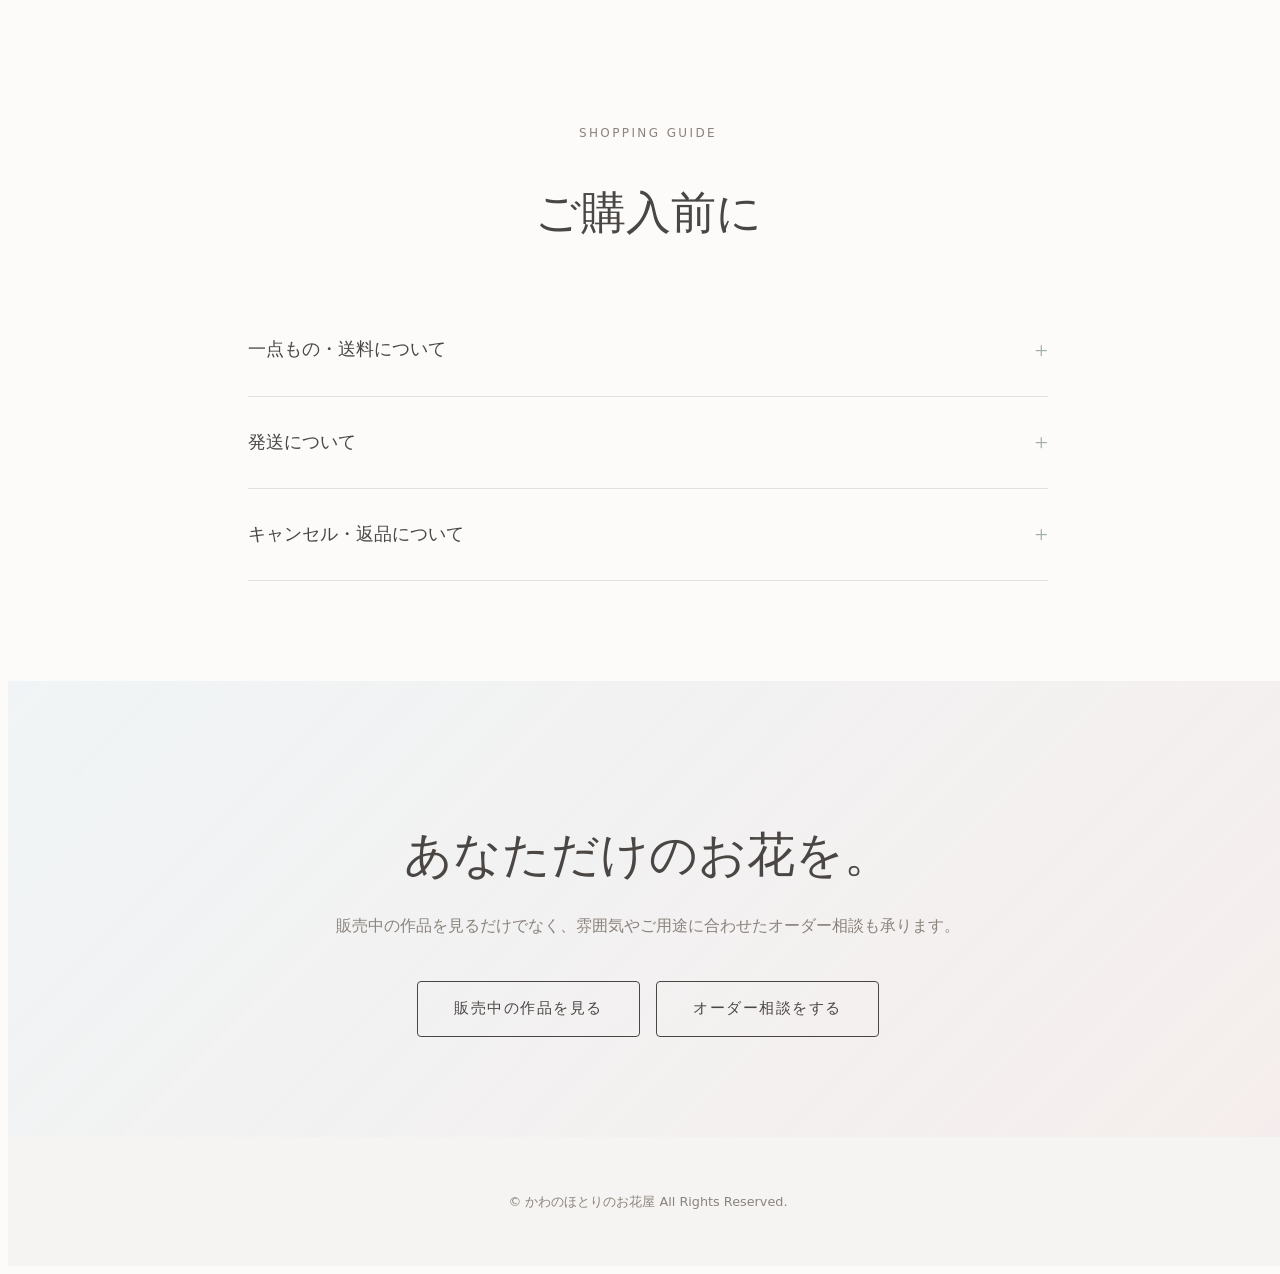
<file: preview.html>
<!doctype html>
<html lang="ja">
<head>
  <meta charset="utf-8">
  <meta name="viewport" content="width=device-width,initial-scale=1">
  <title>かわのほとりのお花屋 | ドライフラワーと自然素材</title>
  <meta name="description" content="女性が買いたくなる、きれいで透明感のある花屋さん。自然の表情をそのまま残したドライフラワーと花材を、ひとつひとつ丁寧に仕立ててお届けします。">
  <!-- OGP -->
  <meta property="og:title" content="かわのほとりのお花屋">
  <meta property="og:description" content="自然の表情をそのまま残したドライフラワーと花材を、丁寧に仕立ててお届けします。">
  <meta property="og:type" content="website">
  
  <link rel="stylesheet" href="style.css">
  <link rel="preconnect" href="https://fonts.googleapis.com">
  <link rel="preconnect" href="https://fonts.gstatic.com" crossorigin>
</head>
<body>
  <!-- オープニングベール（削除） -->

  <!-- Header -->
  <header id="header">
    <a href="#top" class="brand">
      <img src="logo.jpg" alt="かわのほとりのお花屋 ロゴ">
      <span>かわのほとりのお花屋</span>
    </a>
    <nav class="nav-links">
      <a href="#products">作品一覧</a>
      <a href="https://www.instagram.com/kawano.hotorino.ohanaya/" target="_blank" rel="noopener noreferrer">Instagram</a>
    </nav>
  </header>

  <main id="top">
    <!-- 1. Hero / Opening -->
    <section class="hero">
      <div class="hero-container">
        <div class="hero-content">
          <p class="hero-kicker hero-reveal">Dried Flower & Natural Materials</p>
          <h1 class="hero-title hero-reveal hero-reveal-delay-1">暮らしに、<br>ひとつだけの<span class="nowrap">花時間を。</span></h1>
          <p class="hero-sub hero-reveal hero-reveal-delay-2">自然がつくる一度きりの表情を、<br class="sp-only">そっと暮らしの中へ。</p>
        </div>
        <div class="hero-visual reveal-fade hero-reveal-delay-1">
          <div class="organic-mask">
            <img src="hero.jpg" alt="紫陽花のドライフラワーブーケ" class="hero-img-zoom">
            <div class="organic-overlay"></div>
            <div class="light-streak"></div>
          </div>
        </div>
      </div>
    </section>

    <!-- 2. Message CTA -->
    <section class="top-cta reveal bg-pink relative-overflow">
      <div class="ambient-light"></div>
      <div class="top-cta-content text-center">
        <h2 class="cta-large-text">自然がつくった一度きりの表情を、<br>世界にひとつの作品へ。</h2>
        <p class="cta-small-text">透明感のある柔らかな光とともに、<br>あなただけの特別をお届けします。</p>
        <div class="cta-actions">
          <a class="btn btn-primary" href="#products">販売中の作品を見る</a>
          <div class="trust-badges justify-center mt-3">
            <span><i class="icon-check"></i> 一点もの</span>
            <span><i class="icon-check"></i> 送料込み</span>
            <span><i class="icon-check"></i> 全国発送</span>
          </div>
        </div>
      </div>
    </section>

    <!-- 3. Features (3 Cards in 1 Row) -->
    <section class="features reveal bg-ivory">
      <div class="section-header">
        <p class="kicker">Concept</p>
        <h2>私たちの想い</h2>
      </div>
      <div class="features-grid">
        <!-- Card 1 -->
        <div class="feature-card reveal-delay-1">
          <div class="feature-card-img img-reveal-wrapper">
            <img src="product4.jpg" alt="暮らしに寄り添う" loading="lazy">
          </div>
          <h3>暮らしに寄り添う</h3>
          <p>日々の空間に、そっと馴染むドライフラワー。<br>飾るだけで、暮らしにやさしい余白が生まれます。</p>
        </div>
        <!-- Card 2 -->
        <div class="feature-card reveal-delay-2">
          <div class="feature-card-img img-reveal-wrapper">
            <img src="product3.jpg" alt="大切な方への贈りもの" loading="lazy">
          </div>
          <h3>大切な方への贈りもの</h3>
          <p>誕生日や記念日、感謝を伝えたい日に。<br>長く楽しめる花を、想いと一緒に届けます。</p>
        </div>
        <!-- Card 3 -->
        <div class="feature-card reveal-delay-3">
          <div class="feature-card-img img-reveal-wrapper">
            <img src="product8.jpg" alt="一点ものの特別感" loading="lazy">
          </div>
          <h3>一点ものの特別感</h3>
          <p>花の色合い、形、表情はひとつずつ異なります。<br>同じものは二度とない、世界にひとつの作品です。</p>
        </div>
      </div>
    </section>

    <!-- 4. Instagram / Inquiry -->
    <section class="social-contact reveal">
      <div class="social-contact-inner bg-blue relative-overflow">
        <div class="ambient-light"></div>
        <div class="social-contact-content text-center">
          <p class="kicker">Social & Contact</p>
          <h2>新作とオーダー相談について</h2>
          <p style="margin-bottom: 32px; color: var(--color-text-light);">新作や制作の様子はInstagramで更新しています。<br>オーダーメイドのご相談や、作品についてのお問い合わせはLINEからお気軽にどうぞ。</p>
          <div class="social-actions">
            <a class="btn btn-outline" href="https://www.instagram.com/kawano.hotorino.ohanaya/" target="_blank" rel="noopener noreferrer">Instagramを見る</a>
            <!-- LINE公式アカウント 友だち追加URL -->
            <a class="btn btn-primary" href="https://lin.ee/ruQqILua" target="_blank" rel="noopener noreferrer">オーダー相談をする</a>
          </div>
        </div>
      </div>
    </section>

    <!-- 5. Shop (Products Grid) -->
    <section id="products" class="shop">
      <div class="section-header reveal">
        <p class="kicker">Online Shop</p>
        <h2>販売中の作品</h2>
        <p>作品をタップすると詳細をご確認いただけます。</p>
      </div>
      <!-- Error container (hidden by default) -->
      <div id="error-msg" style="display:none; text-align:center; color: var(--color-text-light);">
        商品データを読み込めませんでした。<br>リロードしてお試しください。
      </div>
      <!-- Grid populated by JS -->
      <div id="grid" class="product-grid"></div>
    </section>

    <!-- 6. Guide -->
    <section class="guide reveal">
      <div class="section-header">
        <p class="kicker">Shopping Guide</p>
        <h2>ご購入前に</h2>
      </div>
      <div class="guide-accordion">
        <details>
          <summary>一点もの・送料について</summary>
          <p>当店の商品はすべて【送料込み】の価格となっております。また、表示価格のままで安心してご購入いただけます。商品は基本的に一点ものとなり、売り切れ次第終了となります。</p>
        </details>
        <details>
          <summary>発送について</summary>
          <p>全国へ丁寧に梱包して発送いたします。自然素材のため、配送中に花や葉が多少落ちる場合がございます。あらかじめご了承ください。</p>
        </details>
        <details>
          <summary>キャンセル・返品について</summary>
          <p>ご注文確定後のお客様都合によるキャンセル、返品、交換は受け付けておりません。商品違い、または到着時に著しい破損がある場合は、到着後3日以内に写真を添えてご連絡ください。</p>
        </details>
      </div>
    </section>

    <!-- 7. Footer CTA -->
    <section class="footer-cta reveal">
      <h2>あなただけのお花を。</h2>
      <p>販売中の作品を見るだけでなく、雰囲気やご用途に合わせたオーダー相談も承ります。</p>
      <div style="display:flex; gap:16px; justify-content:center; flex-wrap:wrap;">
        <a class="btn" href="#products">販売中の作品を見る</a>
        <!-- LINE公式アカウント 友だち追加URL -->
        <a class="btn btn-outline" href="https://lin.ee/ruQqILua" target="_blank" rel="noopener noreferrer">オーダー相談をする</a>
      </div>
    </section>
  </main>

  <footer>
    <p>© かわのほとりのお花屋 All Rights Reserved.</p>
  </footer>

  <!-- Product Detail Modal -->
  <dialog id="dlg">
    <div class="modal-layout">
      <div class="modal-image">
        <img id="dimg" alt="商品写真">
      </div>
      <div class="modal-body">
        <button class="btn-close" id="dclose" aria-label="閉じる">×</button>
        <p id="dcat" class="kicker"></p>
        <h2 id="dname"></h2>
        <div class="modal-price">
          <span id="dprice"></span>
          <small>税込・送料込み</small>
        </div>
        <p id="ddesc" class="modal-desc"></p>
        <ul id="ddetails" class="modal-details"></ul>
        
        <div class="modal-action">
          <a id="dbuy" class="btn" href="#">購入手続きへ</a>
          <p id="dnote" class="modal-note"></p>
        </div>
      </div>
    </div>
  </dialog>

  <script src="script.js"></script>
</body>
</html>
</file>
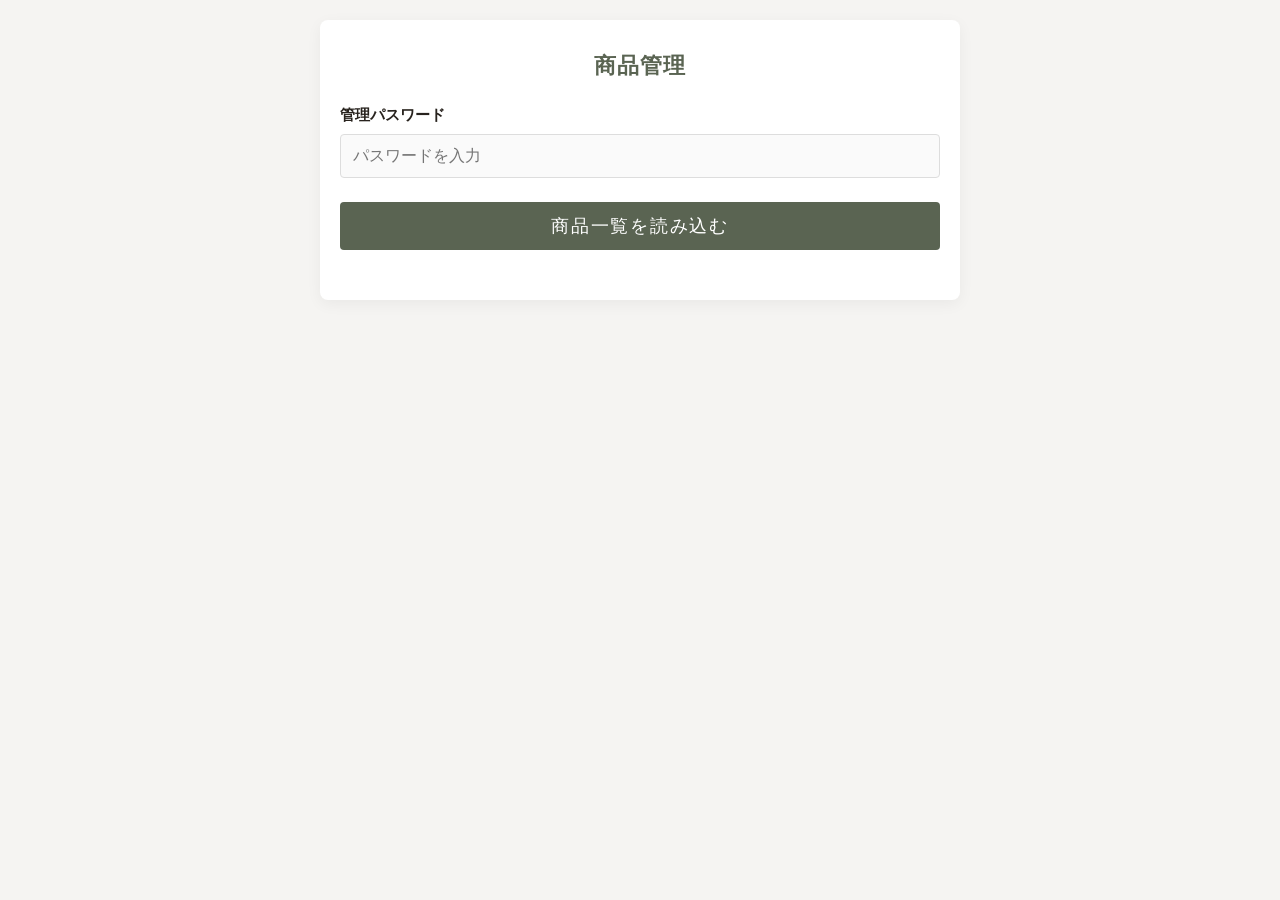
<file: gas_setup/Manage.html>
<!DOCTYPE html>
<html>
<head>
  <base target="_top">
  <meta name="viewport" content="width=device-width, initial-scale=1">
  <style>
    body { font-family: 'Helvetica Neue', Arial, sans-serif; background-color: #f5f4f2; padding: 20px 10px; color: #28231e; margin: 0; }
    .container { max-width: 600px; margin: 0 auto; background: #fff; padding: 30px 20px; border-radius: 8px; box-shadow: 0 4px 15px rgba(0,0,0,0.05); }
    h1 { font-size: 1.4rem; text-align: center; color: #5a6452; margin-top: 0; margin-bottom: 24px; letter-spacing: 0.05em; }
    .form-group { margin-bottom: 24px; }
    label { display: block; font-weight: bold; margin-bottom: 8px; font-size: 0.95rem; }
    input[type="password"] {
      width: 100%; padding: 12px; border: 1px solid #ddd; border-radius: 4px; box-sizing: border-box; font-size: 1rem; background: #fafafa;
    }
    input[type="password"]:focus {
      outline: none; border-color: #5a6452; background: #fff;
    }
    .btn { background: #5a6452; color: #fff; padding: 12px; width: 100%; border: none; border-radius: 4px; font-size: 1.1rem; letter-spacing: 0.1em; cursor: pointer; transition: 0.3s; }
    .btn:hover { background: #4a5442; }
    .btn:disabled { background: #ccc; cursor: not-allowed; }
    
    .product-list { margin-top: 20px; }
    .product-card { border: 1px solid #e8dbce; border-radius: 6px; padding: 16px; margin-bottom: 16px; background: #fdfaf6; }
    .product-header { display: flex; justify-content: space-between; align-items: baseline; margin-bottom: 8px; }
    .product-name { font-weight: bold; font-size: 1.1rem; color: #28231e; }
    .product-price { color: #666; }
    .product-status { font-size: 0.9rem; margin-bottom: 12px; color: #555; }
    .status-badge { display: inline-block; padding: 4px 8px; border-radius: 4px; font-size: 0.8rem; font-weight: bold; margin-right: 8px; }
    
    .status-visible { background: #eaf1e3; color: #3b4636; }
    .status-hidden { background: #eeeeee; color: #666666; }
    .status-available { background: #e3f2fd; color: #1565c0; }
    .status-reserved { background: #fff3e0; color: #e65100; }
    .status-soldout { background: #ffebee; color: #c62828; }

    .action-buttons { display: flex; gap: 8px; flex-wrap: wrap; }
    .btn-action { padding: 8px 12px; border: none; border-radius: 4px; cursor: pointer; font-size: 0.9rem; transition: 0.2s; flex: 1; min-width: 100px; text-align: center; }
    .btn-hide { background: #9e9e9e; color: #fff; }
    .btn-hide:hover { background: #757575; }
    .btn-soldout { background: #ef5350; color: #fff; }
    .btn-soldout:hover { background: #c62828; }
    .btn-relist { background: #42a5f5; color: #fff; }
    .btn-relist:hover { background: #1e88e5; }
    .btn-action:disabled { background: #ccc; cursor: not-allowed; }

    #message { margin-top: 20px; text-align: center; font-weight: bold; line-height: 1.5; }
    .success { color: #5a6452; background: #eaf1e3; padding: 10px; border-radius: 4px; }
    .error { color: #d32f2f; background: #ffebee; padding: 10px; border-radius: 4px; }

    /* Modal styles */
    .modal-overlay {
      display: none; position: fixed; top: 0; left: 0; width: 100%; height: 100%;
      background: rgba(0,0,0,0.5); z-index: 1000;
      justify-content: center; align-items: center; padding: 20px; box-sizing: border-box;
    }
    .modal-overlay.active { display: flex; }
    .modal-content {
      background: #fff; width: 100%; max-width: 400px; padding: 30px 20px; border-radius: 12px;
      text-align: center; box-shadow: 0 10px 30px rgba(0,0,0,0.2);
    }
    .modal-content p { font-size: 1.2rem; margin-bottom: 30px; font-weight: bold; color: #28231e; line-height: 1.5; }
    .modal-actions { display: flex; gap: 12px; }
    .modal-btn {
      flex: 1; padding: 16px 12px; border: none; border-radius: 8px; font-size: 1.1rem;
      cursor: pointer; font-weight: bold; transition: 0.2s;
    }
    .btn-cancel { background: #e0e0e0; color: #555; }
    .btn-cancel:hover { background: #d0d0d0; }
    .btn-confirm { background: #5a6452; color: #fff; }
    .btn-confirm:hover { background: #4a5442; }
  </style>
</head>
<body>
  <div class="container">
    <h1>商品管理</h1>
    
    <div class="form-group">
      <label>管理パスワード</label>
      <input type="password" id="adminToken" placeholder="パスワードを入力">
    </div>
    <button id="loadBtn" class="btn" onclick="loadProducts()">商品一覧を読み込む</button>
    
    <div id="message"></div>
    <div id="productList" class="product-list"></div>
  </div>

  <!-- 確認用モーダル -->
  <div id="confirmModal" class="modal-overlay">
    <div class="modal-content">
      <p id="confirmText">この商品を〇〇に変更しますか？</p>
      <div class="modal-actions">
        <button class="modal-btn btn-cancel" onclick="closeConfirmModal()">キャンセル</button>
        <button class="modal-btn btn-confirm" id="confirmBtn">変更する</button>
      </div>
    </div>
  </div>

  <script>
    // ページ読み込み時にlocalStorageを確認し、保存されていれば自動入力する
    document.addEventListener("DOMContentLoaded", function() {
      const savedToken = localStorage.getItem('adminToken');
      if (savedToken) {
        document.getElementById('adminToken').value = savedToken;
        loadProducts(); // 自動読み込み
      }
    });

    function showMessage(text, isError) {
      const msg = document.getElementById('message');
      msg.textContent = text;
      msg.className = isError ? "error" : "success";
      if (!isError) {
        setTimeout(() => { msg.textContent = ""; msg.className = ""; }, 3000);
      }
    }

    function loadProducts() {
      const token = document.getElementById('adminToken').value;
      if (!token) {
        showMessage("管理パスワードを入力してください", true);
        return;
      }
      
      const btn = document.getElementById('loadBtn');
      btn.disabled = true;
      btn.textContent = "読み込み中...";
      document.getElementById('message').textContent = "";
      
      google.script.run
        .withSuccessHandler(function(response) {
          btn.disabled = false;
          btn.textContent = "商品一覧を読み込む";
          
          if (response.success) {
            localStorage.setItem('adminToken', token); // 成功したら保存
            renderProducts(response.products);
          } else {
            showMessage(response.message, true);
          }
        })
        .withFailureHandler(function(error) {
          btn.disabled = false;
          btn.textContent = "商品一覧を読み込む";
          showMessage("通信エラー: " + error.message, true);
        })
        .getProductsForManage(token);
    }

    function renderProducts(products) {
      const container = document.getElementById('productList');
      container.innerHTML = "";
      
      if (products.length === 0) {
        container.innerHTML = "<p style='text-align:center;'>商品がありません。</p>";
        return;
      }
      
      products.forEach(p => {
        const card = document.createElement('div');
        card.className = "product-card";
        
        // 状態バッジの決定
        const visibleText = p.isVisible ? "表示中" : "非表示";
        const visibleClass = p.isVisible ? "status-visible" : "status-hidden";
        
        let statusText = p.status;
        let statusClass = "status-hidden";
        if (p.status === "available") { statusText = "販売中"; statusClass = "status-available"; }
        else if (p.status === "reserved") { statusText = "予約中(購入手続き中)"; statusClass = "status-reserved"; }
        else if (p.status === "soldout") { statusText = "SOLD OUT"; statusClass = "status-soldout"; }
        else if (p.status === "hidden") { statusText = "非表示"; statusClass = "status-hidden"; }
        
        const priceFmt = p.price ? p.price.toLocaleString() + "円" : "未設定";

        card.innerHTML = `
          <div class="product-header">
            <div class="product-name">${p.name}</div>
            <div class="product-price">${priceFmt}</div>
          </div>
          <div class="product-status">
            <span class="status-badge ${visibleClass}">${visibleText}</span>
            <span class="status-badge ${statusClass}">${statusText}</span>
          </div>
          <div class="action-buttons">
            <button class="btn-action btn-hide" onclick="openConfirmModal('${p.id}', 'hide')">非表示にする</button>
            <button class="btn-action btn-soldout" onclick="openConfirmModal('${p.id}', 'soldout')">SOLD OUTにする</button>
            <button class="btn-action btn-relist" onclick="openConfirmModal('${p.id}', 'relist')">再販売する</button>
          </div>
        `;
        container.appendChild(card);
      });
    }

    let currentAction = { productId: null, actionType: null };

    function openConfirmModal(productId, actionType) {
      let actionName = "";
      if (actionType === 'hide') actionName = "非表示";
      if (actionType === 'soldout') actionName = "SOLD OUT";
      if (actionType === 'relist') actionName = "再販売";
      
      document.getElementById('confirmText').textContent = `この商品を${actionName}に変更しますか？`;
      currentAction = { productId, actionType };
      
      document.getElementById('confirmModal').classList.add('active');
    }

    function closeConfirmModal() {
      document.getElementById('confirmModal').classList.remove('active');
      currentAction = { productId: null, actionType: null };
    }

    document.getElementById('confirmBtn').addEventListener('click', function() {
      if (!currentAction.productId || !currentAction.actionType) return;
      
      const pId = currentAction.productId;
      const aType = currentAction.actionType;
      
      // モーダルを閉じてから更新処理へ進む
      closeConfirmModal();
      executeProductUpdate(pId, aType);
    });

    function executeProductUpdate(productId, actionType) {
      const token = document.getElementById('adminToken').value;
      if (!token) return;
      
      // 全ボタンを一時無効化
      const buttons = document.querySelectorAll('.btn-action');
      buttons.forEach(b => b.disabled = true);
      
      google.script.run
        .withSuccessHandler(function(response) {
          if (response.success) {
            showMessage(response.message, false);
            loadProducts(); // リスト再読み込み
          } else {
            showMessage(response.message, true);
            buttons.forEach(b => b.disabled = false);
          }
        })
        .withFailureHandler(function(error) {
          showMessage("通信エラー: " + error.message, true);
          buttons.forEach(b => b.disabled = false);
        })
        .updateProductStatus(token, productId, actionType);
    }
  </script>
</body>
</html>
</file>
<file: style.css>
@charset "UTF-8";

/* ==========================================================================
   CSS Variables (Color Palette & Spacing)
   ========================================================================== */
:root {
  --color-bg: #fcfbfa;            /* パールホワイト（極めて薄いアイボリー） */
  --color-text: #4a4643;          /* 墨色（柔らかい黒・茶系） */
  --color-text-light: #8b837c;    /* くすんだ色味のテキスト */
  --color-accent-blue: #e6eef2;   /* 淡い水色 */
  --color-accent-pink: #ebd9d9;   /* くすみピンク */
  --color-accent-green: #9fb0a2;  /* ユーカリグリーン */
  --color-accent-gold: #cba87c;   /* シャンパンゴールド（アクセント） */
  
  --font-serif: "Yu Mincho", "Noto Serif JP", serif;
  --font-sans: system-ui, -apple-system, BlinkMacSystemFont, "Helvetica Neue", "Segoe UI", sans-serif;
  
  --shadow-sm: 0 4px 12px rgba(74, 70, 67, 0.05);
  --shadow-lg: 0 16px 40px rgba(74, 70, 67, 0.08);
  
  --easing-soft: cubic-bezier(0.22, 1, 0.36, 1);
  --transition-smooth: 0.8s var(--easing-soft);
}

/* ==========================================================================
   Reset & Base
   ========================================================================== */
html,
body {
  width: 100%;
  max-width: 100%;
  overflow-x: hidden;
}

*, *::before, *::after {
  box-sizing: border-box;
}

html {
  scroll-behavior: smooth;
  font-size: 16px;
}

body {
  background-color: var(--color-bg);
  color: var(--color-text);
  font-family: var(--font-sans);
  line-height: 1.8;
  -webkit-font-smoothing: antialiased;
  -moz-osx-font-smoothing: grayscale;
  position: relative;
}

/* 水面のような背景アニメーション */
body::before {
  content: "";
  position: fixed;
  top: 0;
  left: 0;
  width: 100vw;
  height: 100vh;
  background: radial-gradient(circle at 50% 50%, rgba(230, 238, 242, 0.5) 0%, transparent 60%),
              radial-gradient(circle at 80% 20%, rgba(235, 217, 217, 0.4) 0%, transparent 50%);
  background-size: 150% 150%;
  animation: shimmer 25s ease-in-out infinite alternate;
  z-index: -1;
  pointer-events: none;
}

/* オープニングベール（削除） */

img {
  display: block;
  max-width: 100%;
  height: auto;
}

a {
  color: inherit;
  text-decoration: none;
}

h1, h2, h3, h4 {
  font-family: var(--font-serif);
  font-weight: 400;
  line-height: 1.4;
}

/* ==========================================================================
   Typography & Utilities
   ========================================================================== */
.kicker {
  font-size: 0.75rem;
  letter-spacing: 0.2em;
  color: var(--color-accent-green);
  text-transform: uppercase;
  margin-bottom: 0.5rem;
}

.text-center { text-align: center; }
.justify-center { justify-content: center; }
.mt-3 { margin-top: 24px; }
.relative-overflow { position: relative; overflow: hidden; }

/* ボタン */
.btn {
  display: inline-flex;
  align-items: center;
  justify-content: center;
  padding: 0 36px;
  min-height: 56px;
  border-radius: 4px;
  font-size: 0.95rem;
  letter-spacing: 0.1em;
  line-height: 1.3;
  white-space: nowrap;
  transition: var(--transition-smooth);
  border: 1px solid var(--color-text);
  cursor: pointer;
  text-decoration: none;
  width: fit-content;
}

@media (max-width: 767px) {
  .btn {
    width: 100%;
    max-width: 320px;
  }
}

.btn-primary {
  background-color: var(--color-text);
  color: var(--color-bg);
}

.btn-primary:hover {
  background-color: rgba(74, 70, 67, 0.85);
  transform: translateY(-2px);
  box-shadow: var(--shadow-sm);
}

.btn .arrow {
  display: inline-block;
  margin-left: 8px;
  transition: transform 0.3s ease;
}

.btn:hover .arrow {
  transform: translateX(4px);
}

.btn-outline {
  background-color: transparent;
  color: var(--color-text);
}

.btn-outline:hover {
  background-color: var(--color-text);
  color: var(--color-bg);
  transform: translateY(-2px);
}

/* ==========================================================================
   Layout Components
   ========================================================================== */
/* Header */
header {
  position: fixed;
  top: 0;
  left: 0;
  width: 100%;
  display: flex;
  justify-content: space-between;
  align-items: center;
  padding: 16px 5vw;
  z-index: 100;
  background: rgba(252, 251, 250, 0.7);
  backdrop-filter: blur(10px);
  -webkit-backdrop-filter: blur(10px);
  border-bottom: 1px solid rgba(255, 255, 255, 0.5);
  transition: transform 0.4s ease;
}

.brand {
  display: flex;
  align-items: center;
  gap: 12px;
  font-family: var(--font-serif);
  font-size: 1.1rem;
}

.brand img {
  width: 40px;
  height: 40px;
  border-radius: 50%;
  object-fit: cover;
}

.nav-links {
  display: flex;
  gap: 20px;
  align-items: center;
}

.nav-links a {
  font-size: 0.85rem;
  letter-spacing: 0.05em;
  transition: opacity 0.3s;
}

.nav-links a:hover {
  opacity: 0.6;
}

/* Hero Section */
.hero {
  position: relative;
  min-height: 75svh;
  display: flex;
  align-items: center;
  justify-content: center;
  overflow: hidden;
  padding: 100px 5vw 40px;
}

.hero-container {
  display: grid;
  grid-template-columns: 1fr;
  gap: 40px;
  max-width: 1200px;
  width: 100%;
  margin: 0 auto;
  align-items: center;
}

@media (min-width: 768px) {
  .hero-container {
    grid-template-columns: 1.2fr 1fr;
    gap: 60px;
  }
}

.hero-content {
  text-align: left;
  z-index: 10;
}

@media (max-width: 767px) {
  .hero-content {
    text-align: center;
    order: 2;
  }
}

.hero-kicker {
  font-size: 0.8rem;
  letter-spacing: 0.15em;
  color: var(--color-accent-green);
  text-transform: uppercase;
  margin-bottom: 16px;
  font-family: var(--font-serif);
}

.hero-title {
  font-size: clamp(2.5rem, 6vw, 4rem);
  letter-spacing: 0.05em;
  line-height: 1.4;
  margin-bottom: 24px;
}

.nowrap {
  display: inline-block;
}

@media (max-width: 767px) {
  .sp-only { display: block; }
}
@media (min-width: 768px) {
  .sp-only { display: none; }
}

.hero-sub {
  font-size: clamp(0.95rem, 2vw, 1.1rem);
  color: var(--color-text-light);
  line-height: 1.8;
  margin-bottom: 0;
}

.icon-check {
  display: inline-block;
  width: 14px;
  height: 14px;
  background-image: url('data:image/svg+xml;utf8,<svg viewBox="0 0 24 24" fill="none" stroke="%239fb0a2" stroke-width="3" stroke-linecap="round" stroke-linejoin="round" xmlns="http://www.w3.org/2000/svg"><polyline points="20 6 9 17 4 12"></polyline></svg>');
  background-size: contain;
  background-repeat: no-repeat;
  vertical-align: middle;
  margin-bottom: 3px;
}

.hero-visual {
  position: relative;
  z-index: 1;
  width: 100%;
}

@media (max-width: 767px) {
  .hero-visual {
    order: 1;
  }
}

.organic-mask {
  position: relative;
  width: 100%;
  max-width: 500px;
  margin: 0 auto;
  aspect-ratio: 4 / 5;
  border-radius: 40% 60% 70% 30% / 40% 50% 60% 50%;
  overflow: hidden;
  animation: morphing 12s ease-in-out infinite alternate;
  box-shadow: 0 20px 40px rgba(0,0,0,0.06);
}

@media (max-width: 767px) {
  .organic-mask {
    aspect-ratio: 1 / 1;
    max-width: 300px;
  }
}

.organic-mask img.hero-img-zoom {
  width: 100%;
  height: 100%;
  object-fit: cover;
  transform: scale(1.0);
  animation: slow-zoom-hero 30s linear forwards;
}

.organic-overlay {
  position: absolute;
  inset: 0;
  background: linear-gradient(135deg, rgba(230, 238, 242, 0.15), rgba(235, 217, 217, 0.15));
  pointer-events: none;
}

.light-streak {
  position: absolute;
  top: -50%; left: -50%;
  width: 200%; height: 120px;
  background: linear-gradient(to bottom, rgba(255,255,255,0) 0%, rgba(203,168,124,0.7) 50%, rgba(255,255,255,0) 100%);
  transform: rotate(45deg) translateY(-300%);
  pointer-events: none;
  animation: light-sweep 2s var(--easing-soft) 1s forwards;
  mix-blend-mode: overlay;
}

@keyframes light-sweep {
  0% { transform: rotate(45deg) translateY(-300%); }
  100% { transform: rotate(45deg) translateY(500%); }
}

@keyframes slow-zoom-hero {
  0% { transform: scale(1.0); }
  100% { transform: scale(1.03); }
}

@keyframes morphing {
  0% { border-radius: 40% 60% 70% 30% / 40% 50% 60% 50%; }
  34% { border-radius: 70% 30% 50% 50% / 30% 30% 70% 70%; }
  67% { border-radius: 100% 60% 60% 100% / 100% 100% 60% 60%; }
  100% { border-radius: 40% 60% 70% 30% / 40% 50% 60% 50%; }
}

/* Sections & Backgrounds */
section {
  padding: 80px 5vw;
  max-width: 1320px;
  margin: 0 auto;
}

@media (min-width: 768px) {
  section {
    padding: 100px 5vw;
  }
}

.bg-ivory { background-color: #faf9f7; max-width: 100%; }
.bg-blue { background-color: rgba(230, 238, 242, 0.4); max-width: 100%; }
.bg-pink { background-color: rgba(235, 217, 217, 0.4); max-width: 100%; }

.section-header {
  text-align: center;
  margin-bottom: 60px;
}

.section-header h2 {
  font-size: clamp(2rem, 4vw, 2.8rem);
  margin-bottom: 16px;
}

.section-header p {
  color: var(--color-text-light);
}

/* Message CTA (Top CTA) */
.top-cta {
  padding: 100px 5vw;
}

.top-cta-content {
  position: relative;
  z-index: 2;
}

.cta-large-text {
  font-size: clamp(1.5rem, 3vw, 2.2rem);
  line-height: 1.8;
  margin-bottom: 24px;
}

.cta-small-text {
  font-size: clamp(0.95rem, 1.5vw, 1.1rem);
  color: var(--color-text-light);
  margin-bottom: 40px;
}

.cta-actions {
  display: flex;
  flex-direction: column;
  align-items: center;
}

.trust-badges {
  display: flex;
  gap: 16px;
  font-size: 0.8rem;
  color: var(--color-text-light);
  flex-wrap: wrap;
}

@media (max-width: 767px) {
  .trust-badges { justify-content: center; }
}

/* Products Grid */
.product-grid {
  display: grid;
  grid-template-columns: repeat(2, 1fr);
  gap: 12px;
  justify-content: start;
}

@media (min-width: 390px) {
  .product-grid {
    grid-template-columns: repeat(3, 1fr);
    gap: 16px;
  }
}

@media (min-width: 768px) {
  .product-grid {
    grid-template-columns: repeat(3, 1fr);
    gap: 24px;
  }
}

@media (min-width: 1024px) {
  .product-grid {
    grid-template-columns: repeat(4, 1fr);
    gap: 32px;
  }
}

.product-card {
  cursor: pointer;
  group;
  display: flex;
  flex-direction: column;
  background: transparent;
  padding: 0;
  transition: var(--transition-smooth);
}

@media (min-width: 768px) {
  .product-card {
    background: rgba(255, 255, 255, 0.4);
    border-radius: 8px;
    padding: 16px;
  }
  .product-card:hover {
    background: rgba(255, 255, 255, 0.8);
    box-shadow: var(--shadow-sm);
    transform: translateY(-4px);
  }
}

.product-image {
  position: relative;
  aspect-ratio: 1 / 1;
  overflow: hidden;
  border-radius: 4px;
  margin-bottom: 0;
  background: #f0edea;
}

@media (min-width: 768px) {
  .product-image {
    aspect-ratio: 4 / 5;
    margin-bottom: 20px;
  }
}

.product-image img {
  width: 100%;
  height: 100%;
  object-fit: cover;
  transition: transform 1.2s var(--easing-soft);
}

.product-card:hover .product-image img {
  transform: scale(1.05);
}

.badge-wrapper {
  position: absolute;
  top: 12px;
  left: 12px;
  display: flex;
  gap: 8px;
  z-index: 2;
}

.badge {
  background: rgba(255, 255, 255, 0.9);
  padding: 6px 12px;
  font-size: 0.7rem;
  letter-spacing: 0.1em;
  border-radius: 2px;
  color: var(--color-text);
  box-shadow: var(--shadow-sm);
}

/* 上品なSOLD OUT表示 */
.product-card.is-sold .product-image img {
  filter: grayscale(80%) sepia(10%);
}

.sold-overlay {
  position: absolute;
  inset: 0;
  background: rgba(255, 255, 255, 0.6);
  backdrop-filter: blur(2px);
  -webkit-backdrop-filter: blur(2px);
  display: flex;
  flex-direction: column;
  align-items: center;
  justify-content: center;
  color: var(--color-text);
  z-index: 1;
}

.sold-title {
  font-family: var(--font-serif);
  font-size: 1.5rem;
  letter-spacing: 0.15em;
  margin-bottom: 8px;
}

.sold-sub {
  font-size: 0.75rem;
  color: var(--color-text-light);
}

.product-info {
  display: none;
  flex-direction: column;
  flex-grow: 1;
}

@media (min-width: 768px) {
  .product-info {
    display: flex;
  }
}

.product-cat {
  font-size: 0.75rem;
  color: var(--color-accent-green);
  margin-bottom: 8px;
}

.product-name {
  font-size: 1.1rem;
  margin-bottom: 8px;
  line-height: 1.4;
}

.product-price {
  font-size: 1rem;
  font-weight: 500;
  margin-top: auto;
}

.product-price small {
  font-size: 0.75rem;
  color: var(--color-text-light);
  margin-left: 8px;
  font-weight: normal;
}

/* Features Grid (3 Columns) */
.features,
.features-section,
.concept-section,
.features-wrap,
.concept-wrap {
  width: 100%;
  max-width: 100%;
  overflow: hidden;
}

.features {
  padding: 80px 0;
}

@media (min-width: 768px) {
  .features {
    padding: 100px 5vw;
  }
}

.features .section-header {
  padding: 0 5vw;
}

@media (max-width: 640px) {
  .features,
  .features-section,
  .concept-section,
  .features-wrap,
  .concept-wrap {
    width: 100%;
    max-width: 100%;
    overflow: hidden;
  }

  .features-grid {
    display: flex;
    flex-wrap: nowrap;
    gap: 16px;
    width: 100%;
    max-width: 100vw;
    overflow-x: auto;
    overflow-y: hidden;
    padding: 0 18px 18px;
    margin: 0;
    scroll-snap-type: x mandatory;
    -webkit-overflow-scrolling: touch;
  }

  .features-grid::-webkit-scrollbar {
    display: none;
  }

  .feature-card {
    flex: 0 0 min(82vw, 320px);
    width: min(82vw, 320px);
    max-width: min(82vw, 320px);
    min-width: 0;
    scroll-snap-align: start;
    overflow: hidden;
  }

  .feature-card-img,
  .feature-card figure {
    width: 100%;
    max-width: 100%;
    overflow: hidden;
  }

  .feature-card img,
  .feature-card-img img {
    width: 100%;
    max-width: 100%;
    height: clamp(240px, 62vw, 340px);
    object-fit: cover;
    display: block;
  }
}

@media (min-width: 641px) and (max-width: 1024px) {
  .features-grid {
    display: grid;
    grid-template-columns: repeat(3, minmax(0, 1fr));
    gap: 18px;
    width: 100%;
    max-width: 100%;
    overflow: hidden;
    padding: 0 clamp(16px, 4vw, 32px);
  }

  .feature-card {
    width: 100%;
    max-width: 100%;
    min-width: 0;
    overflow: hidden;
  }

  .feature-card-img,
  .feature-card figure {
    width: 100%;
    max-width: 100%;
    overflow: hidden;
  }

  .feature-card img,
  .feature-card-img img {
    width: 100%;
    max-width: 100%;
    height: clamp(220px, 34vw, 360px);
    object-fit: cover;
    display: block;
  }

  .feature-card h3,
  .feature-card p {
    max-width: 100%;
    overflow-wrap: anywhere;
  }
}

@media (min-width: 1025px) {
  .features-grid {
    display: grid;
    grid-template-columns: repeat(3, minmax(0, 1fr));
    gap: clamp(24px, 4vw, 48px);
    overflow: visible;
  }

  .feature-card {
    width: auto;
    max-width: none;
    min-width: 0;
  }
}

.feature-card-img {
  position: relative;
  aspect-ratio: 4 / 5;
  border-radius: 200px 200px 0 0; /* Arch shape */
  overflow: hidden;
  margin-bottom: 24px;
  box-shadow: var(--shadow-sm);
  background: #f0edea;
}

.feature-card-img img {
  width: 100%;
  height: 100%;
  object-fit: cover;
  transition: transform 1.2s var(--easing-soft);
}

.feature-card:hover .feature-card-img img {
  transform: scale(1.03);
}

.feature-card h3 {
  font-size: 1.2rem;
  margin-bottom: 12px;
}

.feature-card p {
  font-size: 0.95rem;
  color: var(--color-text-light);
}

/* Social & Contact */
.social-contact {
  padding: 80px 5vw;
}

.social-contact-inner {
  max-width: 900px;
  margin: 0 auto;
  padding: 60px 5vw;
  border-radius: 12px;
}

.social-contact-content {
  position: relative;
  z-index: 2;
}

.social-contact-content h2 {
  font-size: clamp(1.6rem, 3vw, 2.2rem);
  margin-bottom: 32px;
}

.social-actions {
  display: flex;
  gap: 16px;
  justify-content: center;
  flex-wrap: wrap;
}

@media (max-width: 767px) {
  .social-actions {
    flex-direction: column;
  }
  .social-actions .btn {
    width: 100%;
  }
}

/* Details / Guide */
.guide-accordion {
  max-width: 800px;
  margin: 0 auto;
}

details {
  border-bottom: 1px solid rgba(74, 70, 67, 0.15);
  padding: 24px 0;
}

summary {
  font-family: var(--font-serif);
  font-size: 1.1rem;
  cursor: pointer;
  list-style: none;
  display: flex;
  justify-content: space-between;
  align-items: center;
}

summary::-webkit-details-marker {
  display: none;
}

summary::after {
  content: "+";
  font-size: 1.5rem;
  color: var(--color-accent-green);
  transition: transform 0.3s;
}

details[open] summary::after {
  transform: rotate(45deg);
}

details p {
  margin-top: 16px;
  color: var(--color-text-light);
  font-size: 0.95rem;
  padding-left: 12px;
  border-left: 2px solid var(--color-accent-blue);
}

/* Footer CTA */
.footer-cta {
  text-align: center;
  padding: 100px 5vw;
  background: linear-gradient(135deg, rgba(230, 238, 242, 0.5), rgba(235, 217, 217, 0.4));
}

.footer-cta h2 {
  font-size: clamp(2rem, 4vw, 3rem);
  margin-bottom: 24px;
}

.footer-cta p {
  color: var(--color-text-light);
  margin-bottom: 40px;
}

/* Footer */
footer {
  text-align: center;
  padding: 40px 5vw;
  background-color: #f5f4f2;
  font-size: 0.8rem;
  color: var(--color-text-light);
}

/* ==========================================================================
   Modal (Dialog)
   ========================================================================== */
dialog {
  margin: auto;
  width: 100vw;
  max-width: 100vw;
  height: 100vh;
  max-height: 100vh;
  border: none;
  border-radius: 0;
  background: var(--color-bg);
  padding: 0;
  opacity: 0;
  transform: translateY(20px);
  transition: opacity 0.4s ease, transform 0.4s ease;
  overflow: hidden;
  box-sizing: border-box;
}

@media (min-width: 768px) {
  dialog {
    width: min(90vw, 1000px);
    max-width: 100%;
    max-height: 90vh;
    height: auto;
    border-radius: 8px;
    box-shadow: var(--shadow-lg);
    overflow-y: auto;
  }
}

dialog[open] {
  opacity: 1;
  transform: translateY(0);
}

dialog::backdrop {
  background: rgba(40, 35, 30, 0.6);
  backdrop-filter: blur(4px);
  -webkit-backdrop-filter: blur(4px);
  opacity: 0;
  transition: opacity 0.4s ease;
}

dialog[open]::backdrop {
  opacity: 1;
}

.modal-layout {
  display: grid;
  grid-template-columns: 1fr;
  height: 100%;
  overflow-y: auto;
}

@media (min-width: 768px) {
  .modal-layout {
    grid-template-columns: 1fr 1fr;
    height: auto;
    max-height: none;
    overflow-y: visible;
  }
}

.modal-image {
  position: relative;
  background: #f8f6f3;
  display: flex;
  align-items: center;
  justify-content: center;
}

.modal-image img {
  width: 100%;
  height: auto;
  max-height: 55vh;
  object-fit: contain;
}

@media (min-width: 768px) {
  .modal-image img {
    max-height: 60vh;
  }
}

.modal-body {
  padding: 40px 32px;
  display: flex;
  flex-direction: column;
  overflow-y: auto;
}

.btn-close {
  position: absolute;
  top: 16px;
  right: 16px;
  width: 40px;
  height: 40px;
  border-radius: 50%;
  border: none;
  background: rgba(255, 255, 255, 0.8);
  font-size: 1.5rem;
  cursor: pointer;
  z-index: 10;
  display: flex;
  align-items: center;
  justify-content: center;
  transition: var(--transition-smooth);
}

.btn-close:hover {
  background: #fff;
  transform: rotate(90deg);
}

/* モーダル用クローズボタンを右上（PC）にも配置 */
@media (min-width: 768px) {
  .btn-close {
    position: fixed;
    right: max(24px, calc(50vw - 420px));
    top: 24px;
    background: #fff;
    box-shadow: var(--shadow-sm);
  }
}

.modal-body h2 {
  font-size: 1.8rem;
  margin-bottom: 16px;
}

.modal-price {
  font-size: 1.4rem;
  font-weight: 500;
  margin-bottom: 24px;
  padding-bottom: 24px;
  border-bottom: 1px solid rgba(74, 70, 67, 0.1);
}

.modal-price small {
  font-size: 0.8rem;
  font-weight: normal;
  color: var(--color-text-light);
}

.modal-desc {
  color: var(--color-text-light);
  margin-bottom: 24px;
}

.modal-details {
  list-style: none;
  margin-bottom: 40px;
}

.modal-details li {
  font-size: 0.9rem;
  color: var(--color-text-light);
  margin-bottom: 8px;
  display: flex;
  align-items: center;
  gap: 8px;
}

.modal-details li::before {
  content: "・";
  color: var(--color-accent-green);
}

.modal-action {
  position: sticky;
  bottom: 0;
  background: var(--color-bg);
  padding: 16px;
  margin: auto -32px -40px -32px;
  box-shadow: 0 -4px 12px rgba(74, 70, 67, 0.04);
}

@media (min-width: 768px) {
  .modal-action {
    margin: auto 0 -40px 0;
    padding: 16px 0 0;
    box-shadow: none;
  }
}

.modal-action .btn {
  width: 100%;
}

.modal-action .btn:disabled {
  background: #d4d0cd;
  border-color: #d4d0cd;
  color: #fff;
  cursor: not-allowed;
}

.modal-note {
  font-size: 0.75rem;
  text-align: center;
  margin-top: 12px;
  color: var(--color-accent-pink);
}

/* ==========================================================================
   Animations
   ========================================================================== */
.reveal {
  opacity: 0;
  transform: translateY(15px);
  transition: opacity 1.5s var(--easing-soft), 
              transform 1.5s var(--easing-soft);
}

.reveal.active {
  opacity: 1;
  transform: translateY(0);
}

/* ヒーロー専用アニメーション（ロード時に即実行） */
.hero-reveal {
  opacity: 0;
  transform: translateY(20px);
  animation: fade-up 1.2s var(--easing-soft) forwards;
}

.hero-reveal-delay-1 { animation-delay: 0.3s; }
.hero-reveal-delay-2 { animation-delay: 0.6s; }
.hero-reveal-delay-3 { animation-delay: 0.9s; }

/* ヒーロー画像のフェードイン演出 */
.reveal-fade {
  opacity: 0;
  transform: scale(0.95);
  animation: img-fade-in 1.5s var(--easing-soft) forwards;
}

@keyframes img-fade-in {
  0% { opacity: 0; filter: brightness(1.5) blur(5px); transform: scale(0.95); }
  100% { opacity: 1; filter: brightness(1) blur(0); transform: scale(1); }
}

/* クリップ表示アニメーション */
.clip-reveal {
  clip-path: polygon(0 100%, 100% 100%, 100% 100%, 0 100%);
  transition: clip-path 1.5s cubic-bezier(0.77, 0, 0.175, 1);
}

.clip-reveal.active {
  clip-path: polygon(0 0, 100% 0, 100% 100%, 0 100%);
}

@keyframes slow-zoom {
  0% { transform: scale(1.05); }
  100% { transform: scale(1.15); }
}

@keyframes fade-up {
  0% { opacity: 0; transform: translateY(20px); }
  100% { opacity: 1; transform: translateY(0); }
}

@keyframes stretch-down {
  0% { transform: scaleY(0); }
  50% { transform: scaleY(1); }
  100% { transform: scaleY(0); transform-origin: bottom; }
}

@keyframes shimmer {
  0% { background-position: 0% 0%; }
  100% { background-position: 100% 100%; }
}

@keyframes drift {
  0% { transform: translate(0, 0); }
  100% { transform: translate(20%, 20%); }
}

.img-reveal-wrapper::after {
  content: '';
  position: absolute;
  inset: 0;
  background: #faf9f7;
  transform-origin: top;
  transition: transform 1.2s var(--easing-soft);
  z-index: 2;
}

.bg-blue .img-reveal-wrapper::after { background: #eef3f6; }
.bg-pink .img-reveal-wrapper::after { background: #f4ecec; }

.img-reveal-wrapper.active::after {
  transform: scaleY(0);
}

.ambient-light {
  position: absolute;
  top: -50%; left: -50%;
  width: 200%; height: 200%;
  background: radial-gradient(circle at 50% 50%, rgba(255,255,255,0.4) 0%, transparent 60%);
  animation: drift 20s linear infinite alternate;
  pointer-events: none;
  z-index: 1;
  mix-blend-mode: overlay;
}

/* ==========================================================================
   Accessibility (Reduced Motion)
   ========================================================================== */
@media (prefers-reduced-motion: reduce) {
  *, ::before, ::after {
    animation-duration: 0.01ms !important;
    animation-iteration-count: 1 !important;
    transition-duration: 0.01ms !important;
    scroll-behavior: auto !important;
  }
  body::before {
    animation: none;
    background-position: 50% 50%;
  }
  .reveal {
    opacity: 1;
    transform: none;
    animation: none;
  }
  .reveal-fade {
    opacity: 1;
    transform: none;
    filter: none;
    animation: none;
  }
  .clip-reveal {
    clip-path: none;
    transition: none;
  }
}
/* ==========================================================================
   強制上書き：タブレット・スマホでも必ず3列で収める（横スクロール廃止）
   ========================================================================== */
html,
body {
  width: 100%;
  max-width: 100%;
  overflow-x: hidden !important;
}

*, *::before, *::after {
  box-sizing: border-box;
}

img {
  max-width: 100%;
}

.features {
  width: 100%;
  max-width: 100%;
  overflow: hidden;
}

.features-grid {
  width: 100%;
  max-width: 1120px;
  margin-left: auto;
  margin-right: auto;
}

@media (max-width: 1024px) {
  .features-grid {
    display: grid !important;
    grid-template-columns: repeat(3, minmax(0, 1fr)) !important;
    gap: clamp(10px, 2vw, 18px) !important;
    width: 100% !important;
    max-width: 100% !important;
    overflow: visible !important;
    padding: 0 clamp(12px, 3vw, 24px) !important;
    margin: 0 auto !important;
  }

  .feature-card {
    width: 100% !important;
    max-width: 100% !important;
    min-width: 0 !important;
    overflow: hidden !important;
  }

  .feature-card-img {
    width: 100% !important;
    max-width: 100% !important;
    aspect-ratio: 3 / 4 !important;
    overflow: hidden !important;
    max-height: 360px !important;
  }

  .feature-card-img img,
  .feature-card img {
    width: 100% !important;
    height: 100% !important;
    max-width: 100% !important;
    object-fit: cover !important;
    display: block !important;
  }

  .feature-card h3 {
    font-size: clamp(14px, 2.4vw, 22px) !important;
    line-height: 1.5 !important;
    overflow-wrap: anywhere;
  }

  .feature-card p {
    font-size: clamp(11px, 1.6vw, 14px) !important;
    line-height: 1.8 !important;
    overflow-wrap: anywhere;
  }
}

@media (max-width: 720px) {
  .feature-card-img {
    max-height: 260px !important;
  }
}

@media (max-width: 520px) {
  .features-grid {
    grid-template-columns: repeat(3, minmax(0, 1fr)) !important;
    gap: 8px !important;
    padding: 0 10px !important;
  }

  .feature-card-img {
    aspect-ratio: 1 / 1.25 !important;
  }

  .feature-card h3 {
    font-size: 12px !important;
    line-height: 1.4 !important;
  }

  .feature-card p {
    font-size: 10px !important;
    line-height: 1.6 !important;
  }
}

@media (min-width: 1025px) {
  .features-grid {
    display: grid !important;
    grid-template-columns: repeat(3, minmax(0, 1fr)) !important;
    gap: clamp(24px, 4vw, 48px) !important;
    overflow: visible !important;
  }

  .feature-card {
    width: auto !important;
    max-width: none !important;
    min-width: 0 !important;
  }
}

/* ==========================================================================
   モーダル：スマホ・縦長表示への最適化（画像が大きすぎる問題の修正）
   ========================================================================== */
@media (max-width: 1024px) {
  dialog {
    width: min(94vw, 720px) !important;
    max-width: 94vw !important;
    max-height: 90svh !important;
    height: auto !important;
    overflow-y: hidden !important;
    border-radius: 8px !important;
  }

  .modal-layout {
    display: grid !important;
    grid-template-columns: 1fr !important;
    height: auto !important;
    max-height: 90svh !important;
    overflow-y: auto !important;
  }

  .modal-image {
    width: 100% !important;
    max-height: 45svh !important;
    min-height: auto !important;
    overflow: hidden !important;
    background: #f8f6f3 !important;
    display: flex !important;
    align-items: center !important;
    justify-content: center !important;
  }

  .modal-image img {
    width: 100% !important;
    height: auto !important;
    max-height: 45svh !important;
    min-height: auto !important;
    object-fit: contain !important;
    display: block !important;
  }

  .modal-body {
    padding: 28px 22px 30px !important;
    height: auto !important;
    overflow-y: visible !important;
  }

  .btn-close {
    position: absolute !important;
    top: 12px !important;
    right: 12px !important;
    z-index: 20 !important;
    background: rgba(255, 255, 255, 0.9) !important;
  }
}

@media (max-width: 520px) {
  dialog {
    width: 100vw !important;
    max-width: 100vw !important;
    height: 100svh !important;
    max-height: 100svh !important;
    border-radius: 0 !important;
  }

  .modal-layout {
    max-height: 100svh !important;
  }

  .modal-image,
  .modal-image img {
    max-height: 38svh !important;
  }

  .modal-body {
    padding: 24px 20px 32px !important;
  }

  .modal-body h2 {
    font-size: clamp(24px, 7vw, 34px) !important;
    line-height: 1.4 !important;
  }

  .modal-body p {
    font-size: 14px !important;
    line-height: 1.9 !important;
  }

  .modal-action .btn {
    width: 100% !important;
    min-height: 54px !important;
  }
}

/* ==========================================================================
   商品一覧：スマホ・縦長表示への最適化（商品名と価格の表示）
   ========================================================================== */
@media (max-width: 767px) {
  .product-card {
    display: flex;
    flex-direction: column;
  }

  .product-info {
    display: flex !important;
    padding-top: 8px;
    gap: 4px;
  }

  .product-cat {
    display: none !important;
  }

  .product-name {
    display: -webkit-box !important;
    -webkit-line-clamp: 2;
    -webkit-box-orient: vertical;
    overflow: hidden;
    font-size: clamp(12px, 3.2vw, 15px) !important;
    line-height: 1.5 !important;
    margin-bottom: 0 !important;
  }

  .product-price {
    display: block !important;
    font-size: clamp(12px, 3.4vw, 15px) !important;
    font-weight: 600 !important;
    margin-top: 0 !important;
  }
  
  /* SOLD OUT表示のスマホ向け微調整 */
  .sold-title {
    font-size: clamp(1.2rem, 5vw, 1.5rem);
  }
  .sold-sub {
    font-size: clamp(0.6rem, 2.5vw, 0.75rem);
  }
}
</file>
